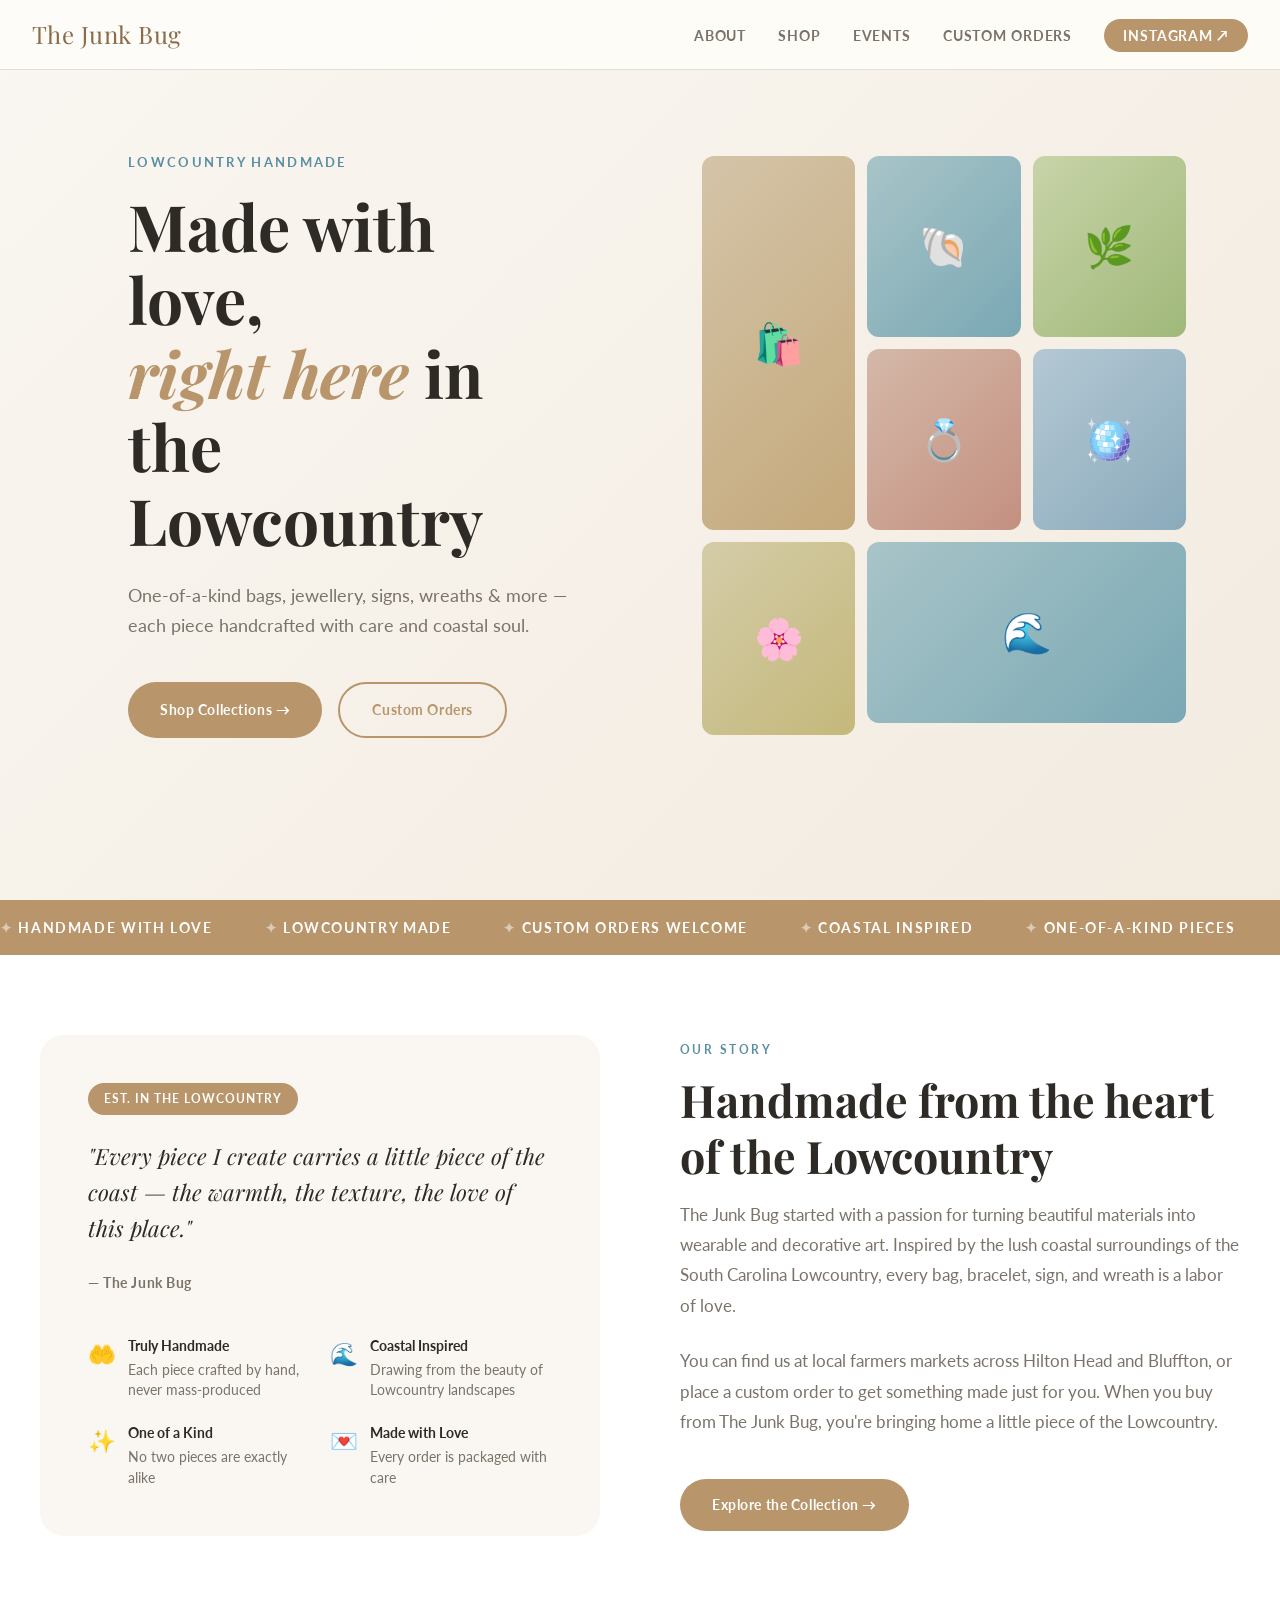
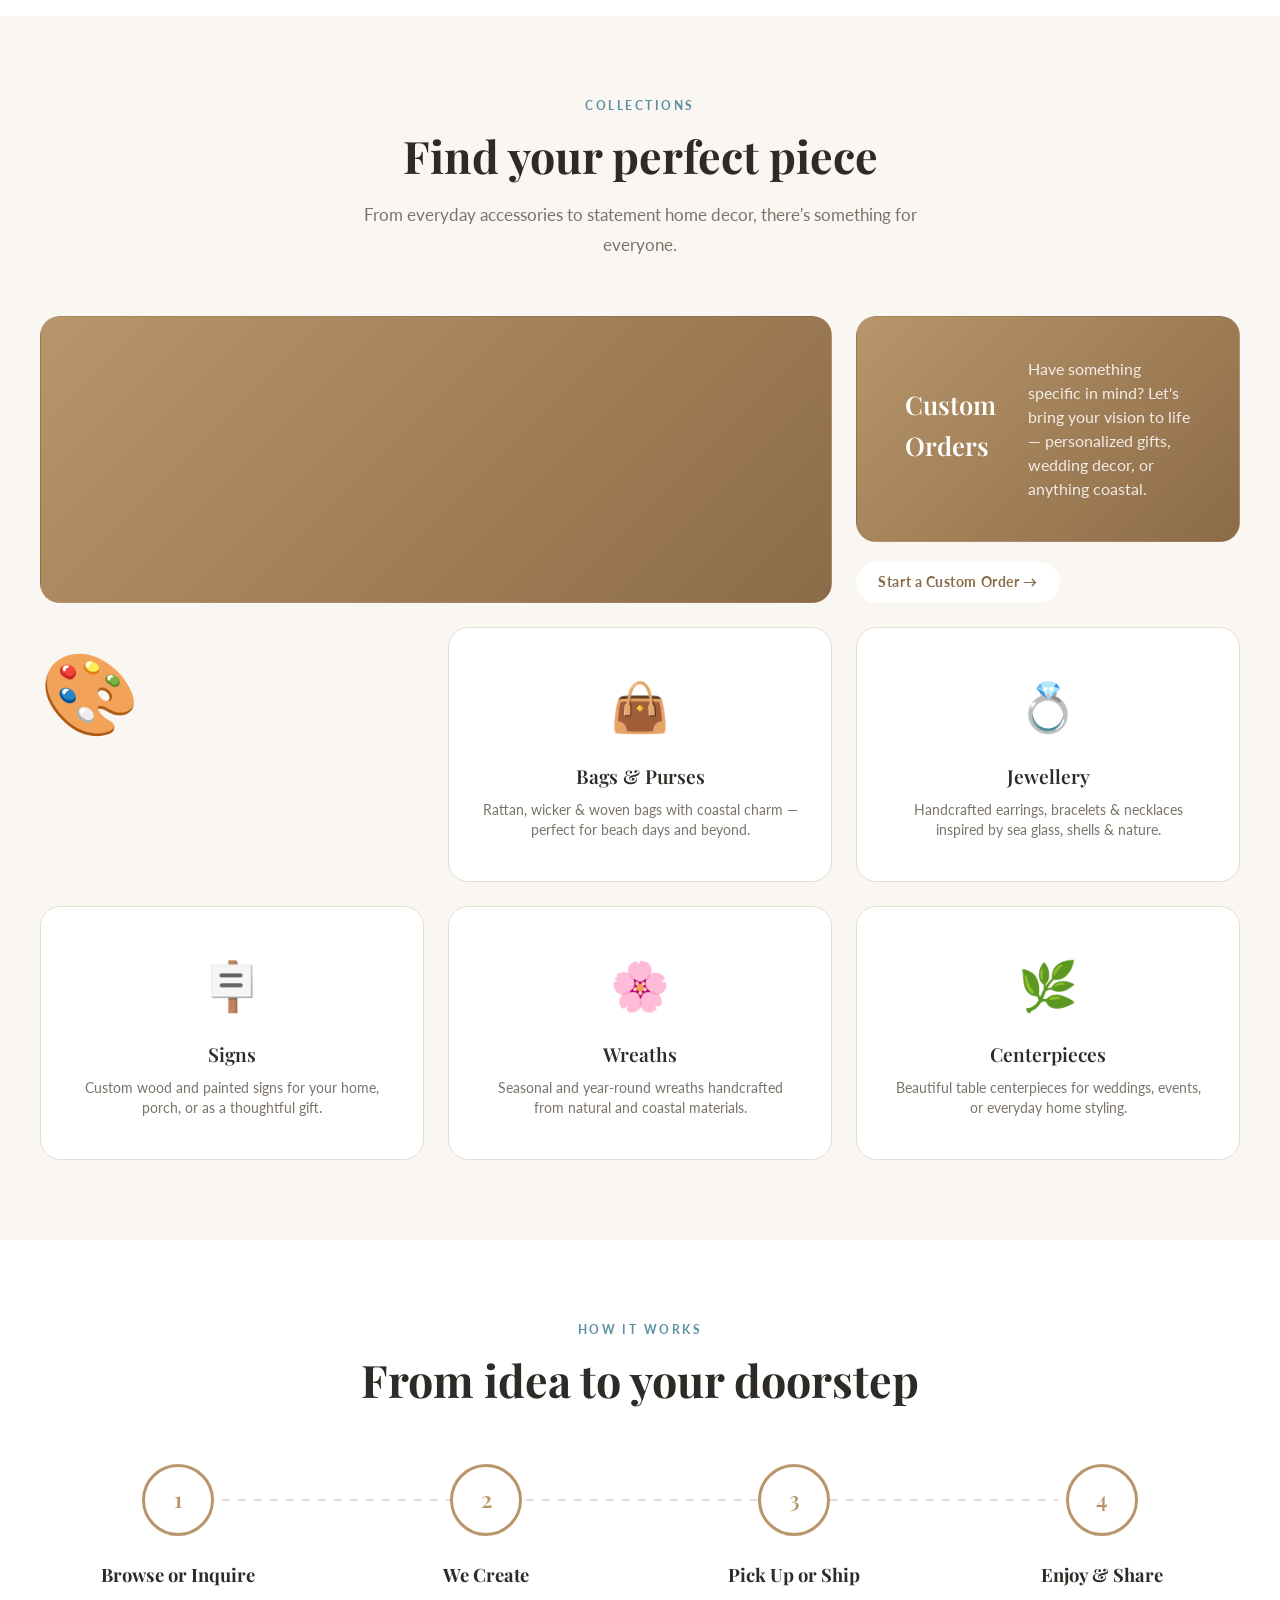
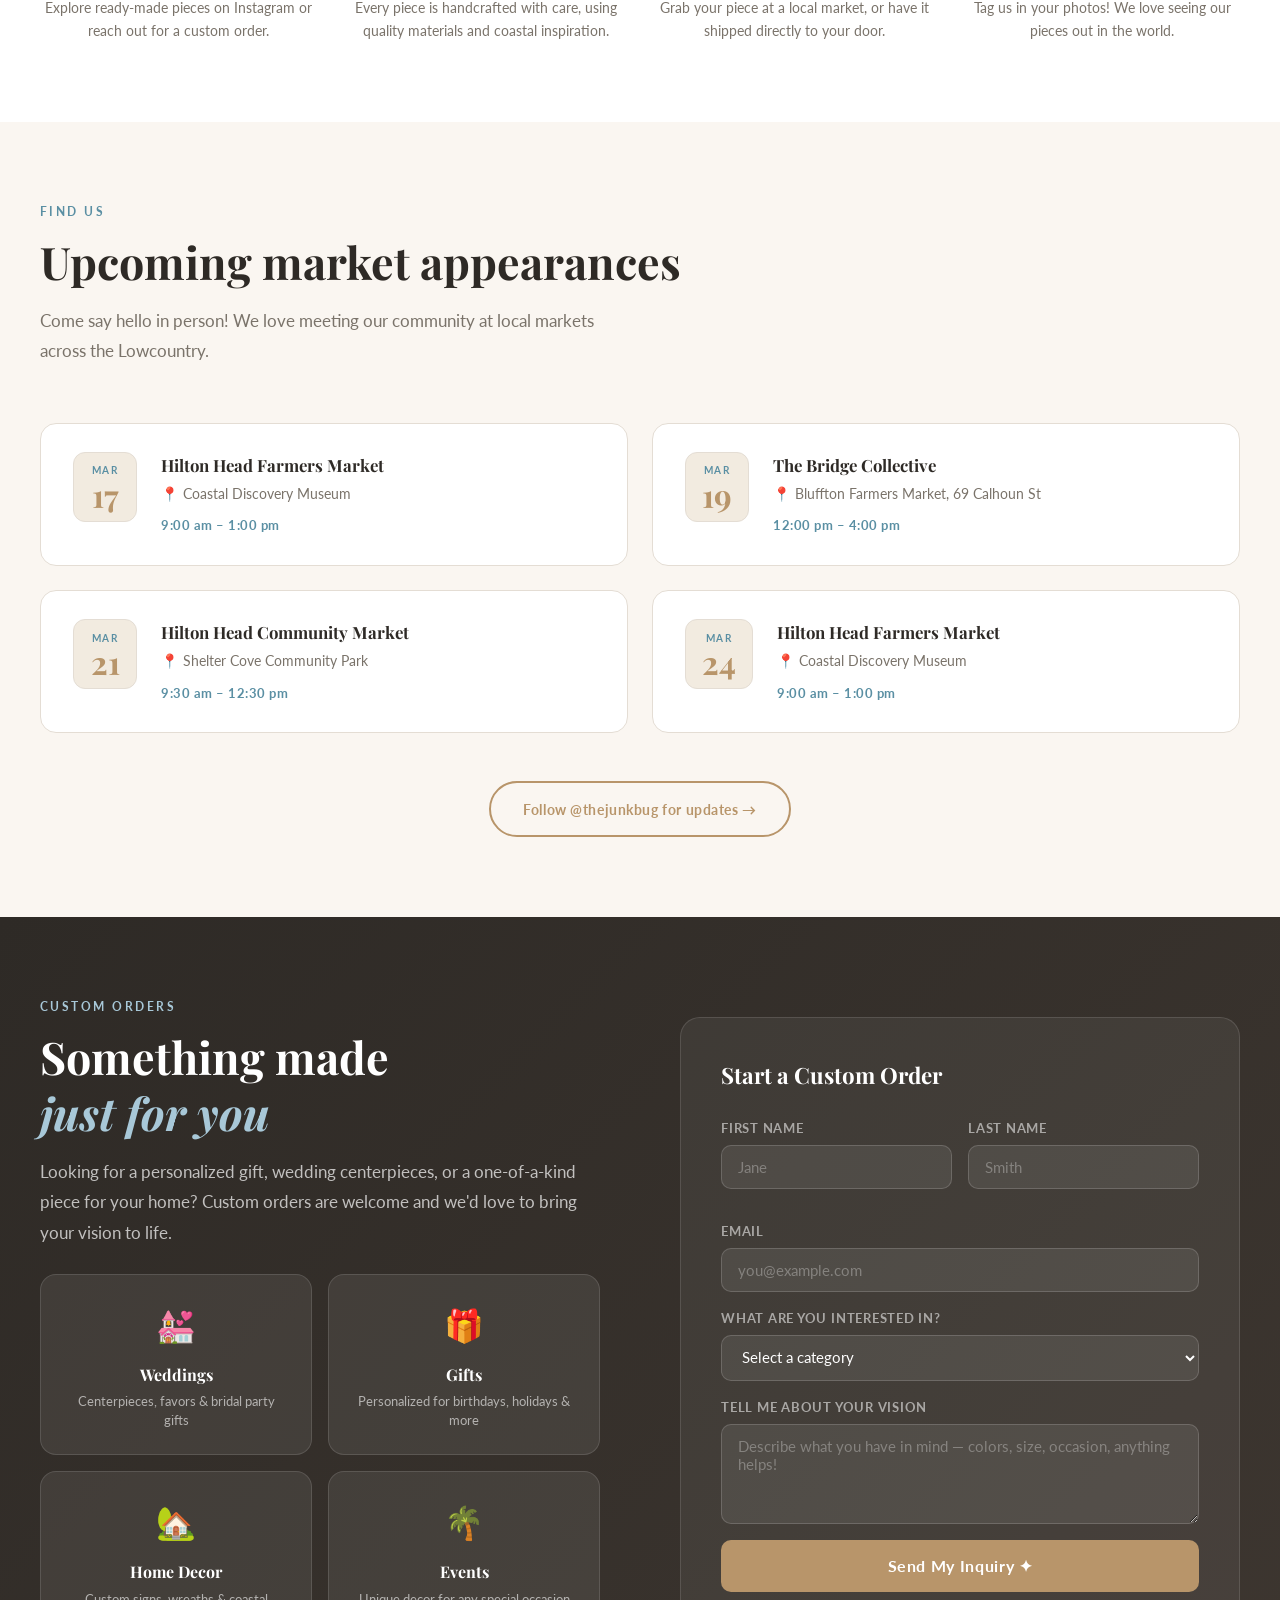
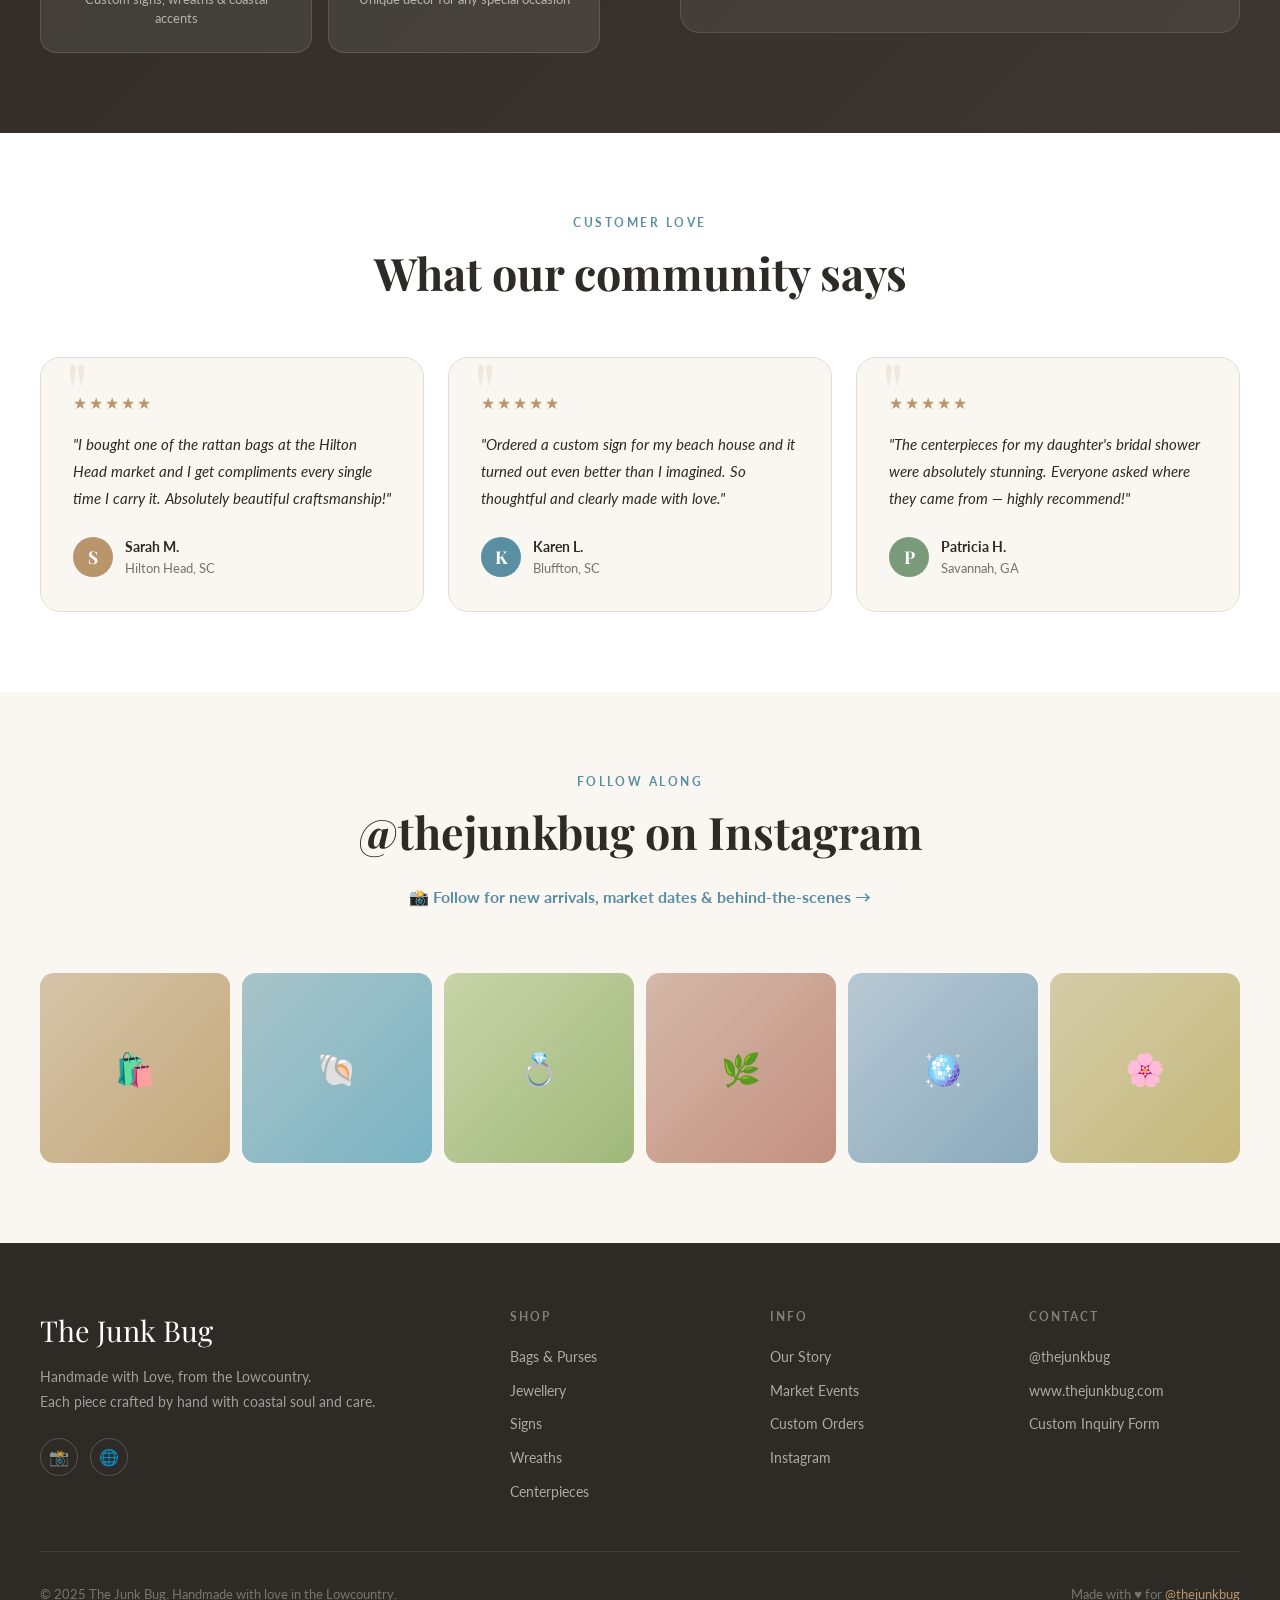
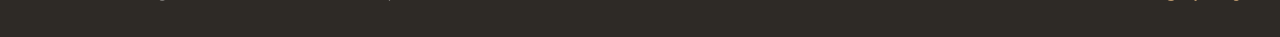
<file: index.html>
<!DOCTYPE html>
<html lang="en">
<head>
<meta charset="UTF-8">
<meta name="viewport" content="width=device-width, initial-scale=1.0">
<title>The Junk Bug — Handmade with Love, from the Lowcountry</title>
<link rel="preconnect" href="https://fonts.googleapis.com">
<link href="https://fonts.googleapis.com/css2?family=Playfair+Display:ital,wght@0,400;0,600;0,700;1,400&family=Lato:wght@300;400;700&display=swap" rel="stylesheet">
<style>
  :root {
    --sand:        #F2EBE0;
    --sand-light:  #FAF6F1;
    --driftwood:   #B8956A;
    --driftwood-dark: #8C6C48;
    --coastal-blue: #5A8FA3;
    --coastal-blue-light: #A8C8D8;
    --sage:        #7A9B7A;
    --sage-light:  #C8DCC8;
    --cream:       #FEFCF8;
    --charcoal:    #2E2A26;
    --warm-gray:   #7A736A;
    --light-border: #E4DDD4;
    --font-display: 'Playfair Display', serif;
    --font-body:    'Lato', sans-serif;
  }

  * { margin: 0; padding: 0; box-sizing: border-box; }
  html { scroll-behavior: smooth; }

  body {
    font-family: var(--font-body);
    background: var(--cream);
    color: var(--charcoal);
    line-height: 1.6;
  }

  /* ── NAV ─────────────────────────────────────────── */
  nav {
    position: fixed; top: 0; left: 0; right: 0; z-index: 100;
    background: rgba(254, 252, 248, 0.95);
    backdrop-filter: blur(8px);
    border-bottom: 1px solid var(--light-border);
    padding: 0 2rem;
    display: flex; align-items: center; justify-content: space-between;
    height: 70px;
  }

  .nav-logo {
    font-family: var(--font-display);
    font-size: 1.5rem;
    color: var(--driftwood-dark);
    text-decoration: none;
    letter-spacing: 0.02em;
  }

  .nav-links {
    display: flex; gap: 2rem; list-style: none;
  }

  .nav-links a {
    text-decoration: none;
    color: var(--warm-gray);
    font-size: 0.9rem;
    letter-spacing: 0.06em;
    text-transform: uppercase;
    font-weight: 700;
    transition: color 0.2s;
  }

  .nav-links a:hover { color: var(--driftwood); }

  .nav-cta {
    background: var(--driftwood);
    color: white !important;
    padding: 0.5rem 1.2rem;
    border-radius: 2rem;
    transition: background 0.2s !important;
  }

  .nav-cta:hover { background: var(--driftwood-dark) !important; color: white !important; }

  .nav-hamburger {
    display: none;
    flex-direction: column; gap: 5px; cursor: pointer; padding: 4px;
  }
  .nav-hamburger span {
    width: 24px; height: 2px; background: var(--charcoal); border-radius: 2px;
    transition: all 0.3s;
  }

  /* ── HERO ────────────────────────────────────────── */
  .hero {
    min-height: 100vh;
    display: grid;
    grid-template-columns: 1fr 1fr;
    padding-top: 70px;
    background: linear-gradient(135deg, var(--sand-light) 0%, var(--sand) 100%);
    overflow: hidden;
  }

  .hero-content {
    display: flex; flex-direction: column; justify-content: center;
    padding: 5rem 4rem 5rem 6rem;
  }

  .hero-eyebrow {
    font-size: 0.8rem;
    letter-spacing: 0.18em;
    text-transform: uppercase;
    color: var(--coastal-blue);
    font-weight: 700;
    margin-bottom: 1rem;
  }

  .hero-title {
    font-family: var(--font-display);
    font-size: clamp(2.8rem, 5vw, 4.2rem);
    line-height: 1.15;
    color: var(--charcoal);
    margin-bottom: 1.5rem;
  }

  .hero-title em {
    font-style: italic;
    color: var(--driftwood);
  }

  .hero-subtitle {
    font-size: 1.1rem;
    color: var(--warm-gray);
    max-width: 440px;
    margin-bottom: 2.5rem;
    line-height: 1.75;
  }

  .hero-actions {
    display: flex; gap: 1rem; flex-wrap: wrap;
  }

  .btn-primary {
    display: inline-flex; align-items: center; gap: 0.5rem;
    background: var(--driftwood);
    color: white;
    padding: 0.9rem 2rem;
    border-radius: 3rem;
    text-decoration: none;
    font-weight: 700;
    font-size: 0.9rem;
    letter-spacing: 0.04em;
    transition: background 0.2s, transform 0.2s;
  }
  .btn-primary:hover { background: var(--driftwood-dark); transform: translateY(-2px); }

  .btn-secondary {
    display: inline-flex; align-items: center; gap: 0.5rem;
    border: 2px solid var(--driftwood);
    color: var(--driftwood);
    padding: 0.9rem 2rem;
    border-radius: 3rem;
    text-decoration: none;
    font-weight: 700;
    font-size: 0.9rem;
    letter-spacing: 0.04em;
    transition: all 0.2s;
  }
  .btn-secondary:hover {
    background: var(--driftwood);
    color: white;
    transform: translateY(-2px);
  }

  .hero-visual {
    position: relative;
    overflow: hidden;
    display: flex; align-items: center; justify-content: center;
  }

  .hero-illustration {
    width: 100%; height: 100%;
    position: relative;
    display: flex; align-items: center; justify-content: center;
  }

  /* Decorative collage of product shapes */
  .hero-mosaic {
    display: grid;
    grid-template-columns: repeat(3, 1fr);
    grid-template-rows: repeat(3, 1fr);
    gap: 12px;
    width: 90%;
    height: 90%;
    padding: 3rem 2rem;
  }

  .mosaic-cell {
    border-radius: 12px;
    overflow: hidden;
    background: var(--sand);
    display: flex; align-items: center; justify-content: center;
    font-size: 2.5rem;
    transition: transform 0.3s;
  }
  .mosaic-cell:hover { transform: scale(1.03); }

  .mosaic-cell.tall  { grid-row: span 2; }
  .mosaic-cell.wide  { grid-column: span 2; }

  .mosaic-cell.c1 { background: linear-gradient(135deg, #D4C4A8, #C4A87A); }
  .mosaic-cell.c2 { background: linear-gradient(135deg, #A8C4C8, #7AA8B4); }
  .mosaic-cell.c3 { background: linear-gradient(135deg, #C8D4A8, #A0B87A); }
  .mosaic-cell.c4 { background: linear-gradient(135deg, #D4B8A8, #C49080); }
  .mosaic-cell.c5 { background: linear-gradient(135deg, #B4C8D4, #8AAABB); }
  .mosaic-cell.c6 { background: linear-gradient(135deg, #D4CCA8, #C4B87A); }

  /* ── MARQUEE ─────────────────────────────────────── */
  .marquee-wrap {
    background: var(--driftwood);
    color: white;
    padding: 0.9rem 0;
    overflow: hidden;
    white-space: nowrap;
  }

  .marquee-track {
    display: inline-block;
    animation: marquee 28s linear infinite;
  }

  .marquee-track span {
    font-size: 0.85rem;
    letter-spacing: 0.12em;
    text-transform: uppercase;
    font-weight: 700;
    margin-right: 3rem;
  }

  .marquee-track span::before {
    content: '✦ ';
    color: rgba(255,255,255,0.5);
  }

  @keyframes marquee {
    from { transform: translateX(0); }
    to   { transform: translateX(-50%); }
  }

  /* ── SECTIONS SHARED ─────────────────────────────── */
  section { padding: 5rem 2rem; }

  .section-eyebrow {
    font-size: 0.78rem;
    letter-spacing: 0.2em;
    text-transform: uppercase;
    color: var(--coastal-blue);
    font-weight: 700;
    margin-bottom: 0.75rem;
  }

  .section-title {
    font-family: var(--font-display);
    font-size: clamp(1.9rem, 3.5vw, 2.8rem);
    color: var(--charcoal);
    line-height: 1.25;
    margin-bottom: 1rem;
  }

  .section-lead {
    font-size: 1.05rem;
    color: var(--warm-gray);
    max-width: 560px;
    line-height: 1.8;
  }

  .section-header { margin-bottom: 3.5rem; }
  .section-header.center { text-align: center; }
  .section-header.center .section-lead { margin: 0 auto; }

  .container { max-width: 1200px; margin: 0 auto; }

  /* ── ABOUT ───────────────────────────────────────── */
  #about {
    background: white;
  }

  .about-grid {
    display: grid;
    grid-template-columns: 1fr 1fr;
    gap: 5rem;
    align-items: center;
  }

  .about-visual {
    position: relative;
  }

  .about-card {
    background: var(--sand-light);
    border-radius: 24px;
    padding: 3rem;
    position: relative;
  }

  .about-card::before {
    content: '';
    position: absolute;
    top: -12px; left: -12px; right: 12px; bottom: 12px;
    border-radius: 24px;
    background: var(--coastal-blue-light);
    z-index: -1;
  }

  .about-badge {
    display: inline-block;
    background: var(--driftwood);
    color: white;
    padding: 0.4rem 1rem;
    border-radius: 2rem;
    font-size: 0.78rem;
    font-weight: 700;
    letter-spacing: 0.08em;
    text-transform: uppercase;
    margin-bottom: 1.5rem;
  }

  .about-quote {
    font-family: var(--font-display);
    font-size: 1.4rem;
    font-style: italic;
    color: var(--charcoal);
    line-height: 1.6;
    margin-bottom: 1.5rem;
  }

  .about-sig {
    font-size: 0.9rem;
    color: var(--warm-gray);
    font-weight: 700;
    letter-spacing: 0.04em;
  }

  .about-features {
    display: grid;
    grid-template-columns: 1fr 1fr;
    gap: 1.25rem;
    margin-top: 2.5rem;
  }

  .about-feature {
    display: flex; gap: 0.75rem; align-items: flex-start;
  }

  .about-feature-icon {
    font-size: 1.4rem;
    flex-shrink: 0;
    margin-top: 2px;
  }

  .about-feature-text strong {
    display: block;
    font-size: 0.9rem;
    font-weight: 700;
    color: var(--charcoal);
    margin-bottom: 0.2rem;
  }

  .about-feature-text p {
    font-size: 0.85rem;
    color: var(--warm-gray);
    line-height: 1.5;
  }

  /* ── CATEGORIES ──────────────────────────────────── */
  #shop {
    background: var(--sand-light);
  }

  .categories-grid {
    display: grid;
    grid-template-columns: repeat(3, 1fr);
    gap: 1.5rem;
  }

  .category-card {
    background: white;
    border-radius: 20px;
    padding: 2.5rem 2rem;
    text-align: center;
    text-decoration: none;
    color: var(--charcoal);
    border: 1px solid var(--light-border);
    transition: transform 0.25s, box-shadow 0.25s, border-color 0.25s;
    position: relative;
    overflow: hidden;
  }

  .category-card::before {
    content: '';
    position: absolute;
    bottom: 0; left: 0; right: 0;
    height: 4px;
    background: var(--driftwood);
    transform: scaleX(0);
    transition: transform 0.25s;
  }

  .category-card:hover {
    transform: translateY(-6px);
    box-shadow: 0 16px 40px rgba(0,0,0,0.1);
    border-color: transparent;
  }

  .category-card:hover::before { transform: scaleX(1); }

  .category-emoji {
    font-size: 3rem;
    margin-bottom: 1rem;
    display: block;
  }

  .category-name {
    font-family: var(--font-display);
    font-size: 1.2rem;
    font-weight: 600;
    margin-bottom: 0.5rem;
    color: var(--charcoal);
  }

  .category-desc {
    font-size: 0.85rem;
    color: var(--warm-gray);
    line-height: 1.5;
  }

  .category-card.featured {
    background: linear-gradient(135deg, var(--driftwood) 0%, var(--driftwood-dark) 100%);
    color: white;
    border-color: transparent;
    grid-column: span 2;
    text-align: left;
    display: flex; align-items: center; gap: 2rem;
    padding: 2.5rem 3rem;
  }

  .category-card.featured .category-name,
  .category-card.featured .category-desc { color: white; }
  .category-card.featured .category-desc { opacity: 0.85; font-size: 1rem; max-width: 380px; }

  .category-card.featured::before { background: white; }

  .featured-content { flex: 1; }
  .featured-icon { font-size: 5rem; flex-shrink: 0; }

  .featured-cta {
    display: inline-flex; align-items: center; gap: 0.5rem;
    margin-top: 1.25rem;
    background: white;
    color: var(--driftwood-dark);
    padding: 0.6rem 1.4rem;
    border-radius: 2rem;
    font-size: 0.85rem;
    font-weight: 700;
    letter-spacing: 0.04em;
    text-decoration: none;
    transition: transform 0.2s;
  }
  .featured-cta:hover { transform: translateX(4px); }

  /* ── PROCESS ─────────────────────────────────────── */
  #process {
    background: white;
  }

  .process-steps {
    display: grid;
    grid-template-columns: repeat(4, 1fr);
    gap: 2rem;
    position: relative;
  }

  .process-steps::before {
    content: '';
    position: absolute;
    top: 2.2rem;
    left: calc(12.5% + 2rem);
    right: calc(12.5% + 2rem);
    height: 2px;
    background: repeating-linear-gradient(90deg, var(--light-border) 0, var(--light-border) 8px, transparent 8px, transparent 16px);
  }

  .process-step {
    text-align: center;
    position: relative;
  }

  .step-number {
    width: 4.5rem; height: 4.5rem;
    border-radius: 50%;
    background: var(--sand);
    border: 3px solid var(--driftwood);
    display: flex; align-items: center; justify-content: center;
    font-family: var(--font-display);
    font-size: 1.4rem;
    font-weight: 600;
    color: var(--driftwood);
    margin: 0 auto 1.5rem;
    position: relative;
    z-index: 1;
    background: white;
  }

  .step-title {
    font-family: var(--font-display);
    font-size: 1.15rem;
    color: var(--charcoal);
    margin-bottom: 0.5rem;
  }

  .step-desc {
    font-size: 0.88rem;
    color: var(--warm-gray);
    line-height: 1.6;
  }

  /* ── EVENTS ──────────────────────────────────────── */
  #events {
    background: var(--sand-light);
  }

  .events-grid {
    display: grid;
    grid-template-columns: 1fr 1fr;
    gap: 1.5rem;
  }

  .event-card {
    background: white;
    border-radius: 16px;
    padding: 1.75rem 2rem;
    display: flex; gap: 1.5rem; align-items: flex-start;
    border: 1px solid var(--light-border);
    transition: transform 0.2s, box-shadow 0.2s;
  }

  .event-card:hover {
    transform: translateY(-3px);
    box-shadow: 0 10px 30px rgba(0,0,0,0.07);
  }

  .event-date-badge {
    background: var(--sand);
    border-radius: 12px;
    padding: 0.6rem 1rem;
    text-align: center;
    flex-shrink: 0;
    min-width: 64px;
    border: 1px solid var(--light-border);
  }

  .event-month {
    font-size: 0.65rem;
    text-transform: uppercase;
    letter-spacing: 0.12em;
    color: var(--coastal-blue);
    font-weight: 700;
  }

  .event-day {
    font-family: var(--font-display);
    font-size: 2rem;
    font-weight: 700;
    color: var(--driftwood);
    line-height: 1;
  }

  .event-info h3 {
    font-family: var(--font-display);
    font-size: 1.05rem;
    color: var(--charcoal);
    margin-bottom: 0.25rem;
  }

  .event-location {
    font-size: 0.88rem;
    color: var(--warm-gray);
    margin-bottom: 0.4rem;
  }

  .event-time {
    display: inline-block;
    font-size: 0.8rem;
    color: var(--coastal-blue);
    font-weight: 700;
    letter-spacing: 0.04em;
  }

  .events-cta {
    text-align: center;
    margin-top: 3rem;
  }

  /* ── CUSTOM ORDERS ───────────────────────────────── */
  #custom {
    background: linear-gradient(135deg, var(--charcoal) 0%, #3D3630 100%);
    color: white;
  }

  #custom .section-eyebrow { color: var(--coastal-blue-light); }
  #custom .section-title   { color: white; }
  #custom .section-lead    { color: rgba(255,255,255,0.7); }

  .custom-grid {
    display: grid;
    grid-template-columns: 1fr 1fr;
    gap: 5rem;
    align-items: center;
  }

  .custom-cards {
    display: grid;
    grid-template-columns: 1fr 1fr;
    gap: 1rem;
  }

  .custom-option {
    background: rgba(255,255,255,0.08);
    border: 1px solid rgba(255,255,255,0.12);
    border-radius: 16px;
    padding: 1.5rem;
    text-align: center;
    transition: background 0.2s, transform 0.2s;
    cursor: pointer;
  }

  .custom-option:hover {
    background: rgba(255,255,255,0.14);
    transform: translateY(-3px);
  }

  .custom-option-icon { font-size: 2rem; margin-bottom: 0.75rem; }
  .custom-option h4   { font-family: var(--font-display); font-size: 1rem; color: white; margin-bottom: 0.3rem; }
  .custom-option p    { font-size: 0.82rem; color: rgba(255,255,255,0.6); line-height: 1.45; }

  .custom-form {
    background: rgba(255,255,255,0.06);
    border: 1px solid rgba(255,255,255,0.12);
    border-radius: 20px;
    padding: 2.5rem;
  }

  .custom-form h3 {
    font-family: var(--font-display);
    font-size: 1.4rem;
    color: white;
    margin-bottom: 1.5rem;
  }

  .form-row { display: grid; grid-template-columns: 1fr 1fr; gap: 1rem; margin-bottom: 1rem; }
  .form-group { display: flex; flex-direction: column; gap: 0.4rem; margin-bottom: 1rem; }

  .form-group label {
    font-size: 0.8rem;
    letter-spacing: 0.06em;
    text-transform: uppercase;
    color: rgba(255,255,255,0.55);
    font-weight: 700;
  }

  .form-group input,
  .form-group select,
  .form-group textarea {
    background: rgba(255,255,255,0.08);
    border: 1px solid rgba(255,255,255,0.16);
    border-radius: 10px;
    padding: 0.75rem 1rem;
    color: white;
    font-family: var(--font-body);
    font-size: 0.95rem;
    outline: none;
    transition: border-color 0.2s;
  }

  .form-group input::placeholder,
  .form-group textarea::placeholder { color: rgba(255,255,255,0.3); }

  .form-group input:focus,
  .form-group select:focus,
  .form-group textarea:focus {
    border-color: var(--driftwood);
    background: rgba(255,255,255,0.12);
  }

  .form-group select option { background: #2E2A26; color: white; }
  .form-group textarea { resize: vertical; min-height: 100px; }

  .btn-form {
    width: 100%;
    background: var(--driftwood);
    color: white;
    border: none;
    padding: 1rem;
    border-radius: 10px;
    font-family: var(--font-body);
    font-size: 1rem;
    font-weight: 700;
    letter-spacing: 0.04em;
    cursor: pointer;
    transition: background 0.2s, transform 0.2s;
  }
  .btn-form:hover { background: var(--driftwood-dark); transform: translateY(-2px); }

  /* ── TESTIMONIALS ────────────────────────────────── */
  #love {
    background: white;
  }

  .testimonials-grid {
    display: grid;
    grid-template-columns: repeat(3, 1fr);
    gap: 1.5rem;
  }

  .testimonial-card {
    background: var(--sand-light);
    border-radius: 20px;
    padding: 2rem;
    border: 1px solid var(--light-border);
    position: relative;
  }

  .testimonial-card::before {
    content: '"';
    font-family: var(--font-display);
    font-size: 5rem;
    color: var(--driftwood);
    opacity: 0.15;
    position: absolute;
    top: -0.5rem;
    left: 1.5rem;
    line-height: 1;
  }

  .testimonial-stars {
    color: var(--driftwood);
    font-size: 1rem;
    letter-spacing: 2px;
    margin-bottom: 1rem;
  }

  .testimonial-text {
    font-size: 0.95rem;
    color: var(--charcoal);
    line-height: 1.75;
    margin-bottom: 1.5rem;
    font-style: italic;
  }

  .testimonial-author {
    display: flex; align-items: center; gap: 0.75rem;
  }

  .author-avatar {
    width: 40px; height: 40px;
    border-radius: 50%;
    background: var(--coastal-blue-light);
    display: flex; align-items: center; justify-content: center;
    font-size: 1.1rem;
    font-weight: 700;
    color: white;
    font-family: var(--font-display);
  }

  .author-name { font-weight: 700; font-size: 0.9rem; color: var(--charcoal); }
  .author-loc  { font-size: 0.8rem; color: var(--warm-gray); }

  /* ── INSTAGRAM ───────────────────────────────────── */
  #instagram {
    background: var(--sand-light);
  }

  .instagram-handle {
    display: inline-flex; align-items: center; gap: 0.5rem;
    color: var(--coastal-blue);
    text-decoration: none;
    font-weight: 700;
    font-size: 1rem;
    margin-top: 0.5rem;
    margin-bottom: 0.5rem;
    transition: color 0.2s;
  }
  .instagram-handle:hover { color: var(--driftwood); }

  .instagram-grid {
    display: grid;
    grid-template-columns: repeat(6, 1fr);
    gap: 0.75rem;
    margin-top: 3rem;
  }

  .insta-tile {
    aspect-ratio: 1;
    border-radius: 14px;
    overflow: hidden;
    background: var(--sand);
    display: flex; align-items: center; justify-content: center;
    font-size: 2rem;
    transition: transform 0.25s, opacity 0.25s;
    cursor: pointer;
    position: relative;
  }

  .insta-tile:hover { transform: scale(1.05); }

  .insta-tile:nth-child(1)  { background: linear-gradient(135deg, #D4C4A8, #C4A87A); }
  .insta-tile:nth-child(2)  { background: linear-gradient(135deg, #A8C4C8, #7AB4C4); }
  .insta-tile:nth-child(3)  { background: linear-gradient(135deg, #C8D4A8, #A0B87A); }
  .insta-tile:nth-child(4)  { background: linear-gradient(135deg, #D4B8A8, #C49080); }
  .insta-tile:nth-child(5)  { background: linear-gradient(135deg, #B8C8D4, #8AAABB); }
  .insta-tile:nth-child(6)  { background: linear-gradient(135deg, #D4CCA8, #C4B87A); }

  .insta-overlay {
    position: absolute; inset: 0;
    background: rgba(0,0,0,0);
    display: flex; align-items: center; justify-content: center;
    transition: background 0.25s;
  }

  .insta-tile:hover .insta-overlay {
    background: rgba(0,0,0,0.3);
  }

  .insta-overlay-icon {
    color: white;
    font-size: 1.4rem;
    opacity: 0;
    transition: opacity 0.25s;
  }

  .insta-tile:hover .insta-overlay-icon { opacity: 1; }

  /* ── FOOTER ──────────────────────────────────────── */
  footer {
    background: var(--charcoal);
    color: rgba(255,255,255,0.7);
    padding: 4rem 2rem 2rem;
  }

  .footer-grid {
    display: grid;
    grid-template-columns: 2fr 1fr 1fr 1fr;
    gap: 3rem;
    max-width: 1200px;
    margin: 0 auto 3rem;
  }

  .footer-brand-name {
    font-family: var(--font-display);
    font-size: 1.8rem;
    color: white;
    margin-bottom: 0.75rem;
  }

  .footer-brand-tagline {
    font-size: 0.9rem;
    line-height: 1.7;
    margin-bottom: 1.5rem;
    color: rgba(255,255,255,0.55);
  }

  .footer-social {
    display: flex; gap: 0.75rem;
  }

  .footer-social-link {
    width: 38px; height: 38px;
    border-radius: 50%;
    border: 1px solid rgba(255,255,255,0.2);
    display: flex; align-items: center; justify-content: center;
    text-decoration: none;
    font-size: 1rem;
    transition: background 0.2s, border-color 0.2s;
    color: rgba(255,255,255,0.7);
  }
  .footer-social-link:hover {
    background: var(--driftwood);
    border-color: var(--driftwood);
  }

  .footer-col h4 {
    font-size: 0.78rem;
    letter-spacing: 0.16em;
    text-transform: uppercase;
    color: rgba(255,255,255,0.4);
    font-weight: 700;
    margin-bottom: 1rem;
  }

  .footer-col ul { list-style: none; display: flex; flex-direction: column; gap: 0.5rem; }

  .footer-col ul li a {
    text-decoration: none;
    color: rgba(255,255,255,0.6);
    font-size: 0.9rem;
    transition: color 0.2s;
  }
  .footer-col ul li a:hover { color: var(--driftwood); }

  .footer-bottom {
    max-width: 1200px;
    margin: 0 auto;
    padding-top: 2rem;
    border-top: 1px solid rgba(255,255,255,0.1);
    display: flex; justify-content: space-between; align-items: center;
    font-size: 0.82rem;
    color: rgba(255,255,255,0.35);
  }

  .footer-bottom a {
    color: var(--driftwood);
    text-decoration: none;
  }

  /* ── RESPONSIVE ──────────────────────────────────── */
  @media (max-width: 1024px) {
    .categories-grid { grid-template-columns: repeat(2, 1fr); }
    .category-card.featured { grid-column: span 2; }
    .instagram-grid { grid-template-columns: repeat(3, 1fr); }
    .footer-grid { grid-template-columns: 1fr 1fr; }
  }

  @media (max-width: 768px) {
    nav { padding: 0 1.25rem; }
    .nav-links { display: none; }
    .nav-hamburger { display: flex; }

    .hero { grid-template-columns: 1fr; }
    .hero-visual { display: none; }
    .hero-content { padding: 3rem 1.5rem 4rem; }

    .about-grid,
    .custom-grid { grid-template-columns: 1fr; gap: 3rem; }

    .categories-grid { grid-template-columns: 1fr; }
    .category-card.featured { grid-column: span 1; flex-direction: column; }

    .process-steps { grid-template-columns: 1fr 1fr; }
    .process-steps::before { display: none; }

    .events-grid,
    .testimonials-grid { grid-template-columns: 1fr; }

    .custom-cards { grid-template-columns: 1fr 1fr; }
    .form-row { grid-template-columns: 1fr; }

    .instagram-grid { grid-template-columns: repeat(3, 1fr); }

    .footer-grid { grid-template-columns: 1fr; gap: 2rem; }
    .footer-bottom { flex-direction: column; gap: 0.5rem; text-align: center; }

    section { padding: 3.5rem 1.25rem; }
  }

  @media (max-width: 480px) {
    .hero-actions { flex-direction: column; }
    .btn-primary, .btn-secondary { text-align: center; justify-content: center; }
    .categories-grid { grid-template-columns: 1fr; }
    .process-steps { grid-template-columns: 1fr; }
    .custom-cards { grid-template-columns: 1fr; }
    .instagram-grid { grid-template-columns: repeat(2, 1fr); }
  }
</style>
</head>
<body>

<!-- NAV -->
<nav>
  <a href="#" class="nav-logo">The Junk Bug</a>
  <ul class="nav-links">
    <li><a href="#about">About</a></li>
    <li><a href="#shop">Shop</a></li>
    <li><a href="#events">Events</a></li>
    <li><a href="#custom">Custom Orders</a></li>
    <li><a href="https://www.instagram.com/thejunkbug" target="_blank" rel="noopener" class="nav-cta">Instagram ↗</a></li>
  </ul>
  <div class="nav-hamburger" onclick="this.classList.toggle('open')" aria-label="Menu">
    <span></span><span></span><span></span>
  </div>
</nav>

<!-- HERO -->
<section class="hero" id="home">
  <div class="hero-content">
    <p class="hero-eyebrow">Lowcountry Handmade</p>
    <h1 class="hero-title">
      Made with love,<br>
      <em>right here</em> in<br>
      the Lowcountry
    </h1>
    <p class="hero-subtitle">
      One-of-a-kind bags, jewellery, signs, wreaths & more —
      each piece handcrafted with care and coastal soul.
    </p>
    <div class="hero-actions">
      <a href="#shop" class="btn-primary">Shop Collections →</a>
      <a href="#custom" class="btn-secondary">Custom Orders</a>
    </div>
  </div>
  <div class="hero-visual">
    <div class="hero-mosaic">
      <div class="mosaic-cell c1 tall">🛍️</div>
      <div class="mosaic-cell c2">🐚</div>
      <div class="mosaic-cell c3">🌿</div>
      <div class="mosaic-cell c4">💍</div>
      <div class="mosaic-cell c5">🪩</div>
      <div class="mosaic-cell c6 tall">🌸</div>
      <div class="mosaic-cell c2 wide">🌊</div>
    </div>
  </div>
</section>

<!-- MARQUEE -->
<div class="marquee-wrap" aria-hidden="true">
  <div class="marquee-track">
    <span>Handmade with Love</span>
    <span>Lowcountry Made</span>
    <span>Custom Orders Welcome</span>
    <span>Coastal Inspired</span>
    <span>One-of-a-Kind Pieces</span>
    <span>Farmers Market Fresh</span>
    <span>Handmade with Love</span>
    <span>Lowcountry Made</span>
    <span>Custom Orders Welcome</span>
    <span>Coastal Inspired</span>
    <span>One-of-a-Kind Pieces</span>
    <span>Farmers Market Fresh</span>
  </div>
</div>

<!-- ABOUT -->
<section id="about">
  <div class="container">
    <div class="about-grid">
      <div class="about-visual">
        <div class="about-card">
          <span class="about-badge">Est. in the Lowcountry</span>
          <p class="about-quote">
            "Every piece I create carries a little piece of the coast —
            the warmth, the texture, the love of this place."
          </p>
          <p class="about-sig">— The Junk Bug</p>

          <div class="about-features">
            <div class="about-feature">
              <span class="about-feature-icon">🤲</span>
              <div class="about-feature-text">
                <strong>Truly Handmade</strong>
                <p>Each piece crafted by hand, never mass-produced</p>
              </div>
            </div>
            <div class="about-feature">
              <span class="about-feature-icon">🌊</span>
              <div class="about-feature-text">
                <strong>Coastal Inspired</strong>
                <p>Drawing from the beauty of Lowcountry landscapes</p>
              </div>
            </div>
            <div class="about-feature">
              <span class="about-feature-icon">✨</span>
              <div class="about-feature-text">
                <strong>One of a Kind</strong>
                <p>No two pieces are exactly alike</p>
              </div>
            </div>
            <div class="about-feature">
              <span class="about-feature-icon">💌</span>
              <div class="about-feature-text">
                <strong>Made with Love</strong>
                <p>Every order is packaged with care</p>
              </div>
            </div>
          </div>
        </div>
      </div>

      <div>
        <p class="section-eyebrow">Our Story</p>
        <h2 class="section-title">Handmade from the heart of the Lowcountry</h2>
        <p class="section-lead">
          The Junk Bug started with a passion for turning beautiful materials
          into wearable and decorative art. Inspired by the lush coastal surroundings
          of the South Carolina Lowcountry, every bag, bracelet, sign, and wreath
          is a labor of love.
        </p>
        <br>
        <p class="section-lead">
          You can find us at local farmers markets across Hilton Head and Bluffton,
          or place a custom order to get something made just for you.
          When you buy from The Junk Bug, you're bringing home a little piece of
          the Lowcountry.
        </p>
        <br>
        <a href="#shop" class="btn-primary" style="display:inline-flex; margin-top:1rem;">
          Explore the Collection →
        </a>
      </div>
    </div>
  </div>
</section>

<!-- SHOP / CATEGORIES -->
<section id="shop">
  <div class="container">
    <div class="section-header center">
      <p class="section-eyebrow">Collections</p>
      <h2 class="section-title">Find your perfect piece</h2>
      <p class="section-lead">From everyday accessories to statement home decor, there's something for everyone.</p>
    </div>

    <div class="categories-grid">
      <a href="https://www.instagram.com/thejunkbug" target="_blank" rel="noopener" class="category-card featured">
        <div class="featured-content">
          <div class="category-name" style="font-size:1.6rem;">Custom Orders</div>
          <div class="category-desc">
            Have something specific in mind? Let's bring your vision to life —
            personalized gifts, wedding decor, or anything coastal.
          </div>
          <a href="#custom" class="featured-cta" onclick="event.stopPropagation()">Start a Custom Order →</a>
        </div>
        <div class="featured-icon">🎨</div>
      </a>

      <a href="https://www.instagram.com/thejunkbug" target="_blank" rel="noopener" class="category-card">
        <span class="category-emoji">👜</span>
        <div class="category-name">Bags & Purses</div>
        <p class="category-desc">Rattan, wicker & woven bags with coastal charm — perfect for beach days and beyond.</p>
      </a>

      <a href="https://www.instagram.com/thejunkbug" target="_blank" rel="noopener" class="category-card">
        <span class="category-emoji">💍</span>
        <div class="category-name">Jewellery</div>
        <p class="category-desc">Handcrafted earrings, bracelets & necklaces inspired by sea glass, shells & nature.</p>
      </a>

      <a href="https://www.instagram.com/thejunkbug" target="_blank" rel="noopener" class="category-card">
        <span class="category-emoji">🪧</span>
        <div class="category-name">Signs</div>
        <p class="category-desc">Custom wood and painted signs for your home, porch, or as a thoughtful gift.</p>
      </a>

      <a href="https://www.instagram.com/thejunkbug" target="_blank" rel="noopener" class="category-card">
        <span class="category-emoji">🌸</span>
        <div class="category-name">Wreaths</div>
        <p class="category-desc">Seasonal and year-round wreaths handcrafted from natural and coastal materials.</p>
      </a>

      <a href="https://www.instagram.com/thejunkbug" target="_blank" rel="noopener" class="category-card">
        <span class="category-emoji">🌿</span>
        <div class="category-name">Centerpieces</div>
        <p class="category-desc">Beautiful table centerpieces for weddings, events, or everyday home styling.</p>
      </a>
    </div>
  </div>
</section>

<!-- PROCESS -->
<section id="process">
  <div class="container">
    <div class="section-header center">
      <p class="section-eyebrow">How It Works</p>
      <h2 class="section-title">From idea to your doorstep</h2>
    </div>

    <div class="process-steps">
      <div class="process-step">
        <div class="step-number">1</div>
        <h3 class="step-title">Browse or Inquire</h3>
        <p class="step-desc">
          Explore ready-made pieces on Instagram or reach out for a custom order.
        </p>
      </div>
      <div class="process-step">
        <div class="step-number">2</div>
        <h3 class="step-title">We Create</h3>
        <p class="step-desc">
          Every piece is handcrafted with care, using quality materials and coastal inspiration.
        </p>
      </div>
      <div class="process-step">
        <div class="step-number">3</div>
        <h3 class="step-title">Pick Up or Ship</h3>
        <p class="step-desc">
          Grab your piece at a local market, or have it shipped directly to your door.
        </p>
      </div>
      <div class="process-step">
        <div class="step-number">4</div>
        <h3 class="step-title">Enjoy &amp; Share</h3>
        <p class="step-desc">
          Tag us in your photos! We love seeing our pieces out in the world.
        </p>
      </div>
    </div>
  </div>
</section>

<!-- EVENTS -->
<section id="events">
  <div class="container">
    <div class="section-header">
      <p class="section-eyebrow">Find Us</p>
      <h2 class="section-title">Upcoming market appearances</h2>
      <p class="section-lead">Come say hello in person! We love meeting our community at local markets across the Lowcountry.</p>
    </div>

    <div class="events-grid">
      <div class="event-card">
        <div class="event-date-badge">
          <div class="event-month">Mar</div>
          <div class="event-day">17</div>
        </div>
        <div class="event-info">
          <h3>Hilton Head Farmers Market</h3>
          <p class="event-location">📍 Coastal Discovery Museum</p>
          <span class="event-time">9:00 am – 1:00 pm</span>
        </div>
      </div>

      <div class="event-card">
        <div class="event-date-badge">
          <div class="event-month">Mar</div>
          <div class="event-day">19</div>
        </div>
        <div class="event-info">
          <h3>The Bridge Collective</h3>
          <p class="event-location">📍 Bluffton Farmers Market, 69 Calhoun St</p>
          <span class="event-time">12:00 pm – 4:00 pm</span>
        </div>
      </div>

      <div class="event-card">
        <div class="event-date-badge">
          <div class="event-month">Mar</div>
          <div class="event-day">21</div>
        </div>
        <div class="event-info">
          <h3>Hilton Head Community Market</h3>
          <p class="event-location">📍 Shelter Cove Community Park</p>
          <span class="event-time">9:30 am – 12:30 pm</span>
        </div>
      </div>

      <div class="event-card">
        <div class="event-date-badge">
          <div class="event-month">Mar</div>
          <div class="event-day">24</div>
        </div>
        <div class="event-info">
          <h3>Hilton Head Farmers Market</h3>
          <p class="event-location">📍 Coastal Discovery Museum</p>
          <span class="event-time">9:00 am – 1:00 pm</span>
        </div>
      </div>
    </div>

    <div class="events-cta">
      <a href="https://www.instagram.com/thejunkbug" target="_blank" rel="noopener" class="btn-secondary">
        Follow @thejunkbug for updates →
      </a>
    </div>
  </div>
</section>

<!-- CUSTOM ORDERS -->
<section id="custom">
  <div class="container">
    <div class="custom-grid">
      <div>
        <p class="section-eyebrow">Custom Orders</p>
        <h2 class="section-title">Something made<br><em style="font-style:italic; color:var(--coastal-blue-light);">just for you</em></h2>
        <p class="section-lead">
          Looking for a personalized gift, wedding centerpieces, or a one-of-a-kind
          piece for your home? Custom orders are welcome and we'd love to bring your
          vision to life.
        </p>

        <br>

        <div class="custom-cards">
          <div class="custom-option">
            <div class="custom-option-icon">💒</div>
            <h4>Weddings</h4>
            <p>Centerpieces, favors & bridal party gifts</p>
          </div>
          <div class="custom-option">
            <div class="custom-option-icon">🎁</div>
            <h4>Gifts</h4>
            <p>Personalized for birthdays, holidays & more</p>
          </div>
          <div class="custom-option">
            <div class="custom-option-icon">🏡</div>
            <h4>Home Decor</h4>
            <p>Custom signs, wreaths & coastal accents</p>
          </div>
          <div class="custom-option">
            <div class="custom-option-icon">🌴</div>
            <h4>Events</h4>
            <p>Unique decor for any special occasion</p>
          </div>
        </div>
      </div>

      <div class="custom-form">
        <h3>Start a Custom Order</h3>
        <div class="form-row">
          <div class="form-group">
            <label>First Name</label>
            <input type="text" placeholder="Jane">
          </div>
          <div class="form-group">
            <label>Last Name</label>
            <input type="text" placeholder="Smith">
          </div>
        </div>
        <div class="form-group">
          <label>Email</label>
          <input type="email" placeholder="you@example.com">
        </div>
        <div class="form-group">
          <label>What are you interested in?</label>
          <select>
            <option value="" disabled selected>Select a category</option>
            <option>Bags & Purses</option>
            <option>Jewellery</option>
            <option>Signs</option>
            <option>Wreaths</option>
            <option>Centerpieces</option>
            <option>Wedding / Event Decor</option>
            <option>Something else</option>
          </select>
        </div>
        <div class="form-group">
          <label>Tell me about your vision</label>
          <textarea placeholder="Describe what you have in mind — colors, size, occasion, anything helps!"></textarea>
        </div>
        <button type="button" class="btn-form">Send My Inquiry ✦</button>
      </div>
    </div>
  </div>
</section>

<!-- TESTIMONIALS -->
<section id="love">
  <div class="container">
    <div class="section-header center">
      <p class="section-eyebrow">Customer Love</p>
      <h2 class="section-title">What our community says</h2>
    </div>

    <div class="testimonials-grid">
      <div class="testimonial-card">
        <div class="testimonial-stars">★★★★★</div>
        <p class="testimonial-text">
          "I bought one of the rattan bags at the Hilton Head market and I get
          compliments every single time I carry it. Absolutely beautiful craftsmanship!"
        </p>
        <div class="testimonial-author">
          <div class="author-avatar" style="background:var(--driftwood);">S</div>
          <div>
            <div class="author-name">Sarah M.</div>
            <div class="author-loc">Hilton Head, SC</div>
          </div>
        </div>
      </div>

      <div class="testimonial-card">
        <div class="testimonial-stars">★★★★★</div>
        <p class="testimonial-text">
          "Ordered a custom sign for my beach house and it turned out even better
          than I imagined. So thoughtful and clearly made with love."
        </p>
        <div class="testimonial-author">
          <div class="author-avatar" style="background:var(--coastal-blue);">K</div>
          <div>
            <div class="author-name">Karen L.</div>
            <div class="author-loc">Bluffton, SC</div>
          </div>
        </div>
      </div>

      <div class="testimonial-card">
        <div class="testimonial-stars">★★★★★</div>
        <p class="testimonial-text">
          "The centerpieces for my daughter's bridal shower were absolutely stunning.
          Everyone asked where they came from — highly recommend!"
        </p>
        <div class="testimonial-author">
          <div class="author-avatar" style="background:var(--sage);">P</div>
          <div>
            <div class="author-name">Patricia H.</div>
            <div class="author-loc">Savannah, GA</div>
          </div>
        </div>
      </div>
    </div>
  </div>
</section>

<!-- INSTAGRAM -->
<section id="instagram">
  <div class="container">
    <div class="section-header center">
      <p class="section-eyebrow">Follow Along</p>
      <h2 class="section-title">@thejunkbug on Instagram</h2>
      <a href="https://www.instagram.com/thejunkbug" target="_blank" rel="noopener" class="instagram-handle">
        📸 Follow for new arrivals, market dates & behind-the-scenes →
      </a>
    </div>

    <div class="instagram-grid">
      <div class="insta-tile">
        🛍️
        <div class="insta-overlay"><span class="insta-overlay-icon">↗</span></div>
      </div>
      <div class="insta-tile">
        🐚
        <div class="insta-overlay"><span class="insta-overlay-icon">↗</span></div>
      </div>
      <div class="insta-tile">
        💍
        <div class="insta-overlay"><span class="insta-overlay-icon">↗</span></div>
      </div>
      <div class="insta-tile">
        🌿
        <div class="insta-overlay"><span class="insta-overlay-icon">↗</span></div>
      </div>
      <div class="insta-tile">
        🪩
        <div class="insta-overlay"><span class="insta-overlay-icon">↗</span></div>
      </div>
      <div class="insta-tile">
        🌸
        <div class="insta-overlay"><span class="insta-overlay-icon">↗</span></div>
      </div>
    </div>
  </div>
</section>

<!-- FOOTER -->
<footer>
  <div class="footer-grid">
    <div>
      <div class="footer-brand-name">The Junk Bug</div>
      <p class="footer-brand-tagline">
        Handmade with Love, from the Lowcountry.<br>
        Each piece crafted by hand with coastal soul and care.
      </p>
      <div class="footer-social">
        <a href="https://www.instagram.com/thejunkbug" target="_blank" rel="noopener" class="footer-social-link" aria-label="Instagram">📸</a>
        <a href="https://www.thejunkbug.com" target="_blank" rel="noopener" class="footer-social-link" aria-label="Website">🌐</a>
      </div>
    </div>

    <div class="footer-col">
      <h4>Shop</h4>
      <ul>
        <li><a href="#shop">Bags & Purses</a></li>
        <li><a href="#shop">Jewellery</a></li>
        <li><a href="#shop">Signs</a></li>
        <li><a href="#shop">Wreaths</a></li>
        <li><a href="#shop">Centerpieces</a></li>
      </ul>
    </div>

    <div class="footer-col">
      <h4>Info</h4>
      <ul>
        <li><a href="#about">Our Story</a></li>
        <li><a href="#events">Market Events</a></li>
        <li><a href="#custom">Custom Orders</a></li>
        <li><a href="#instagram">Instagram</a></li>
      </ul>
    </div>

    <div class="footer-col">
      <h4>Contact</h4>
      <ul>
        <li><a href="https://www.instagram.com/thejunkbug" target="_blank" rel="noopener">@thejunkbug</a></li>
        <li><a href="https://www.thejunkbug.com" target="_blank" rel="noopener">www.thejunkbug.com</a></li>
        <li><a href="#custom">Custom Inquiry Form</a></li>
      </ul>
    </div>
  </div>

  <div class="footer-bottom">
    <span>© 2025 The Junk Bug. Handmade with love in the Lowcountry.</span>
    <span>Made with ♥ for <a href="https://www.instagram.com/thejunkbug" target="_blank" rel="noopener">@thejunkbug</a></span>
  </div>
</footer>

</body>
</html>
</file>
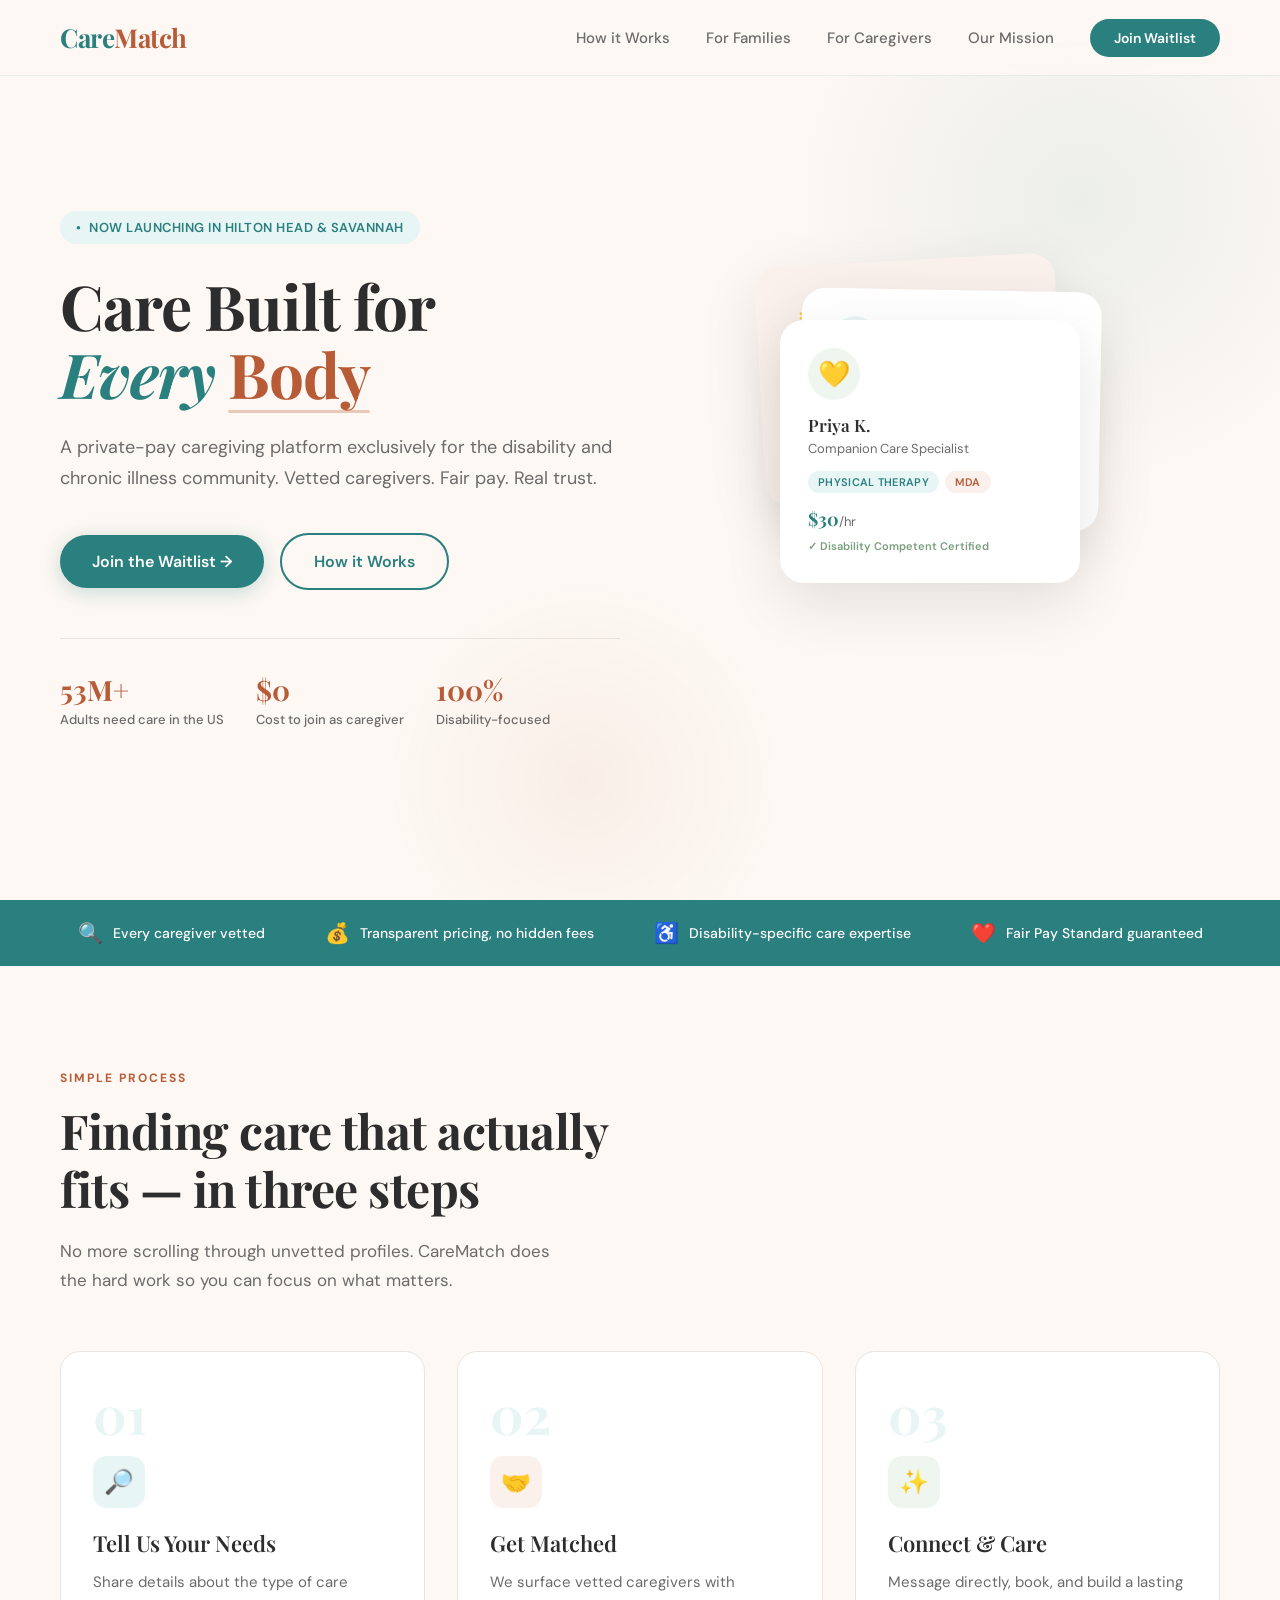
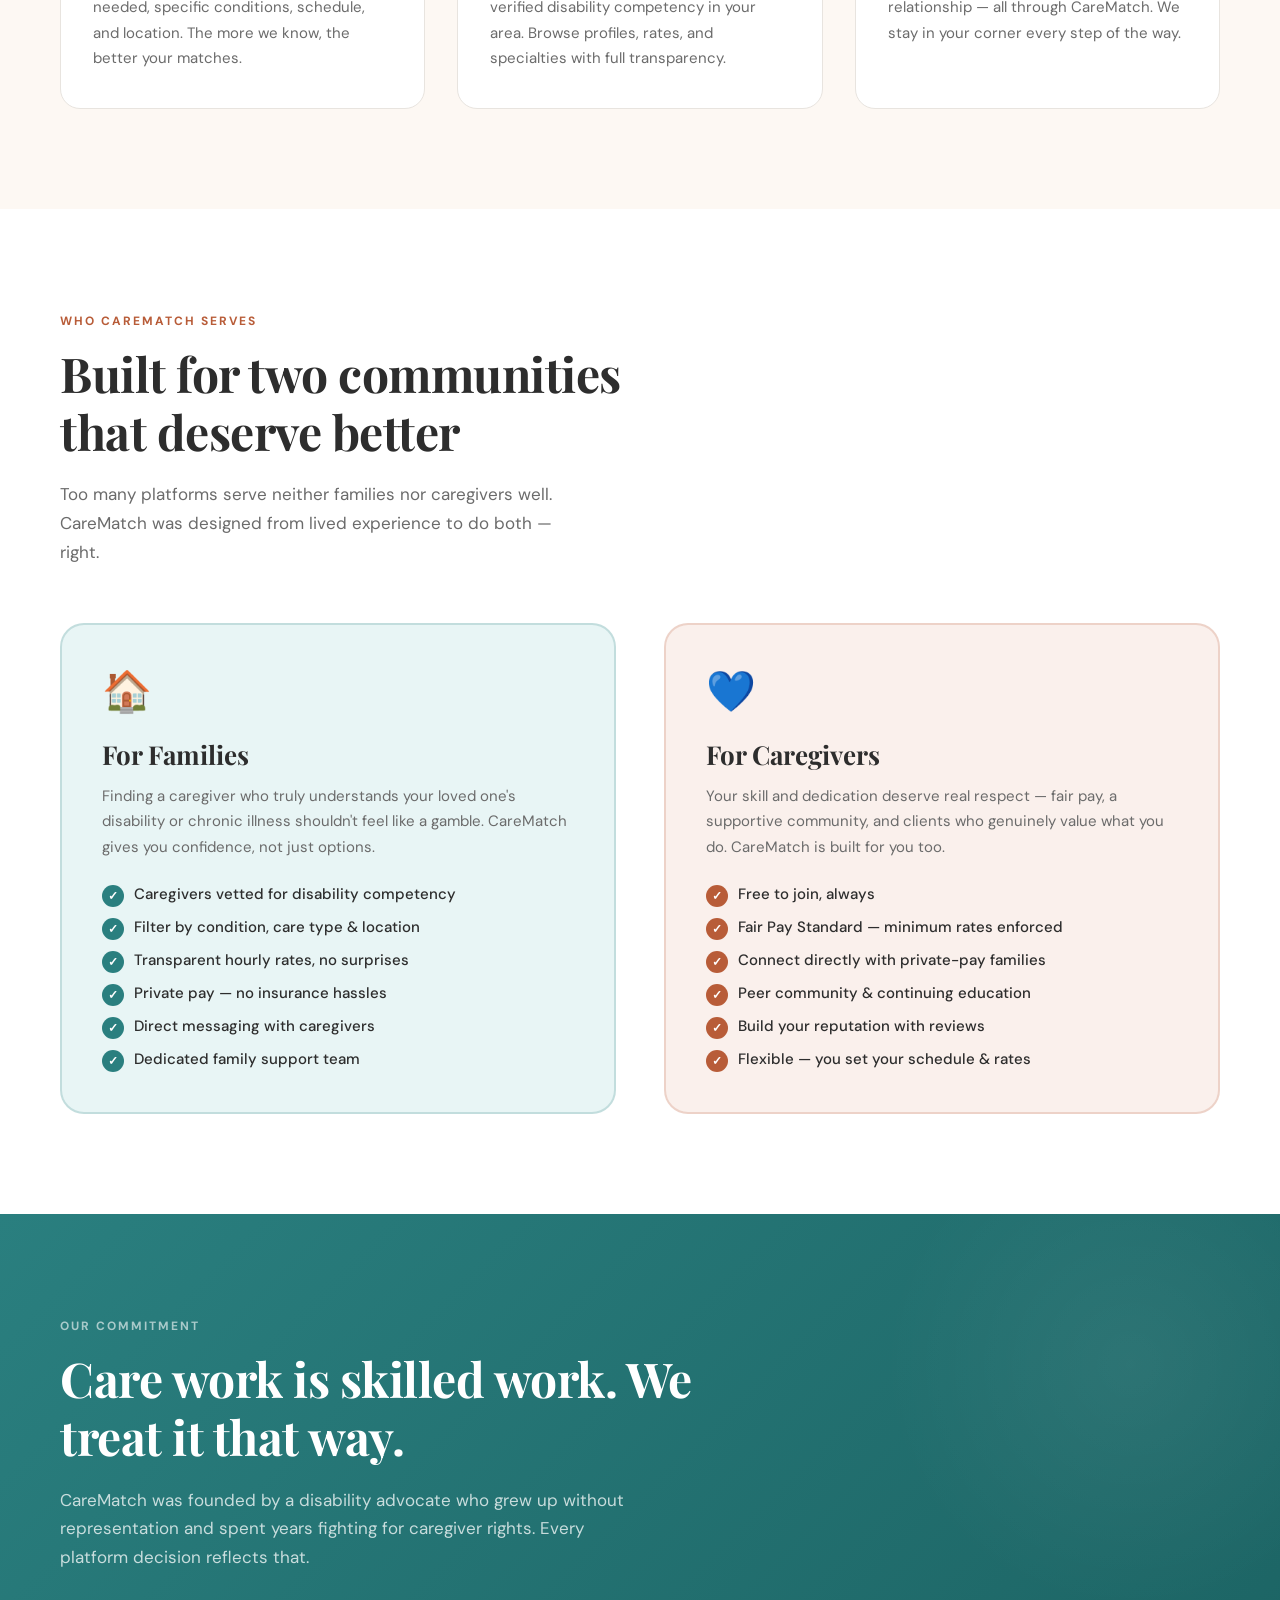
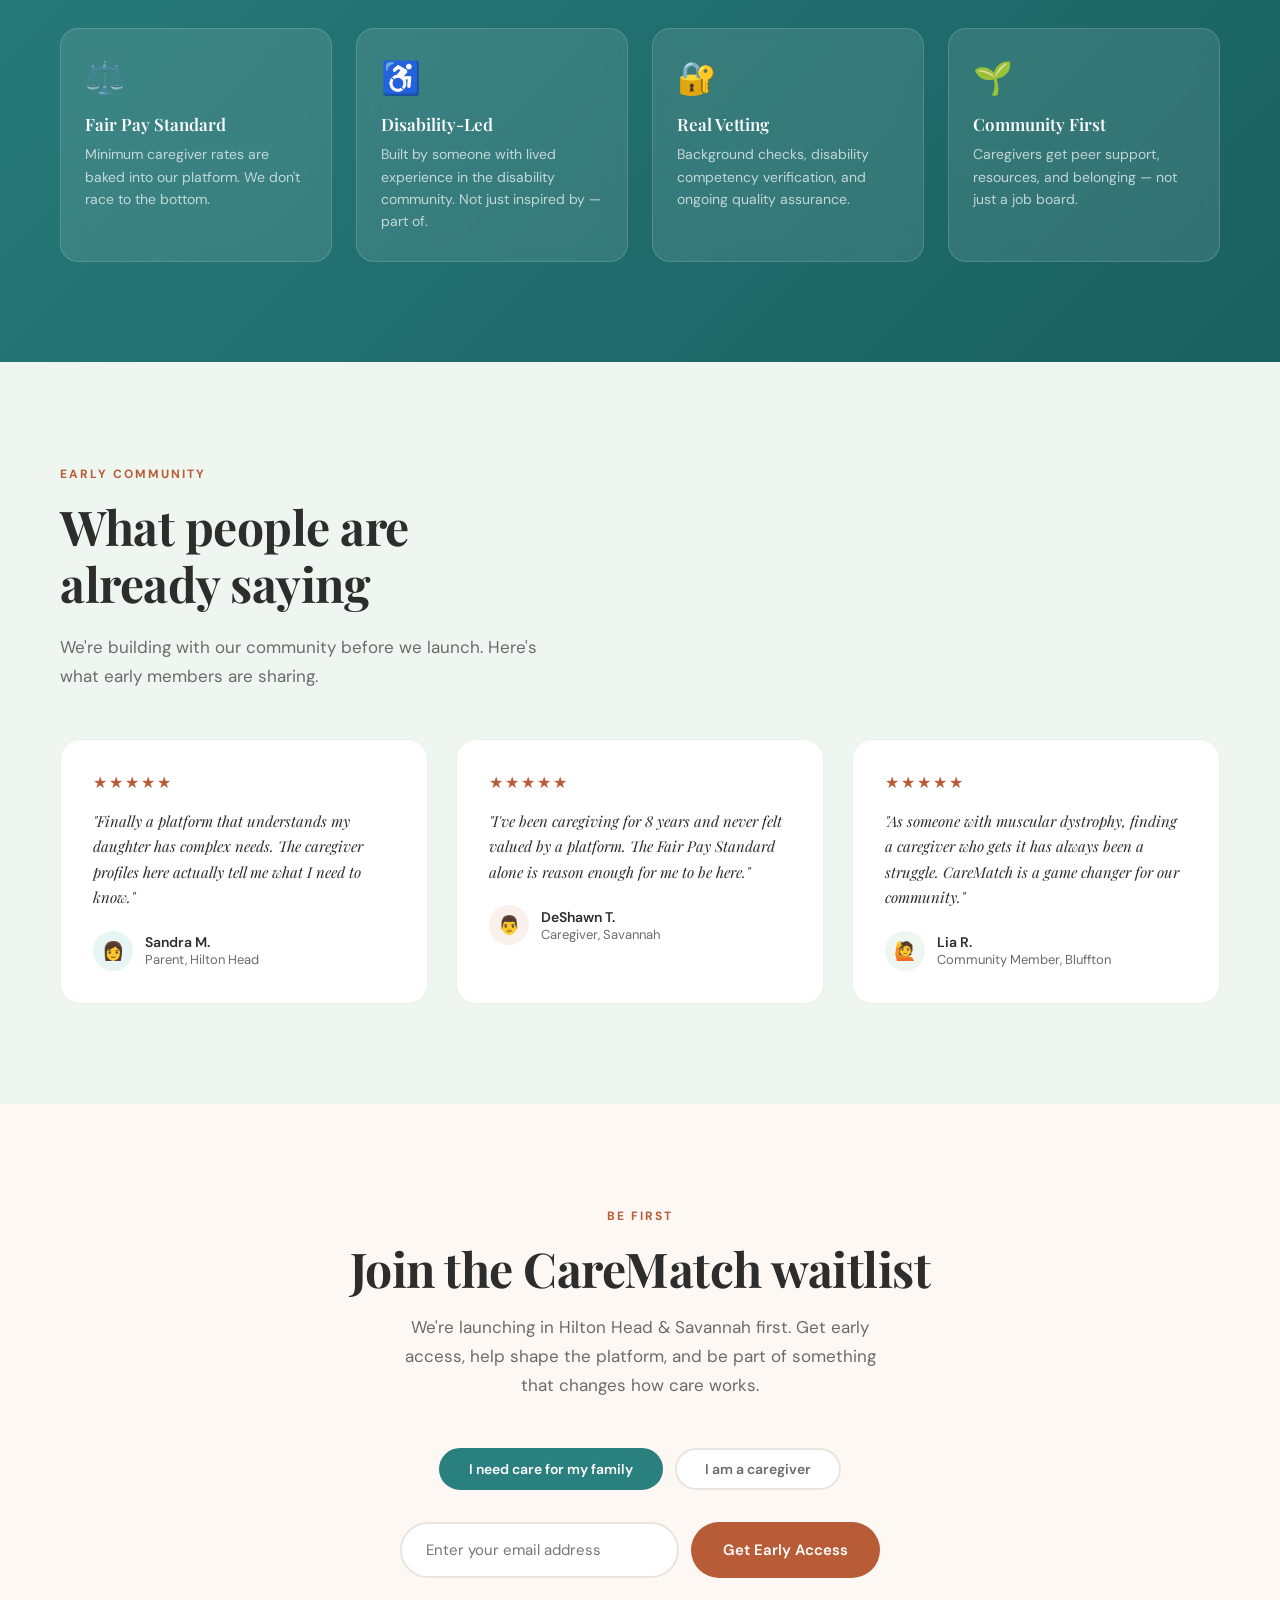
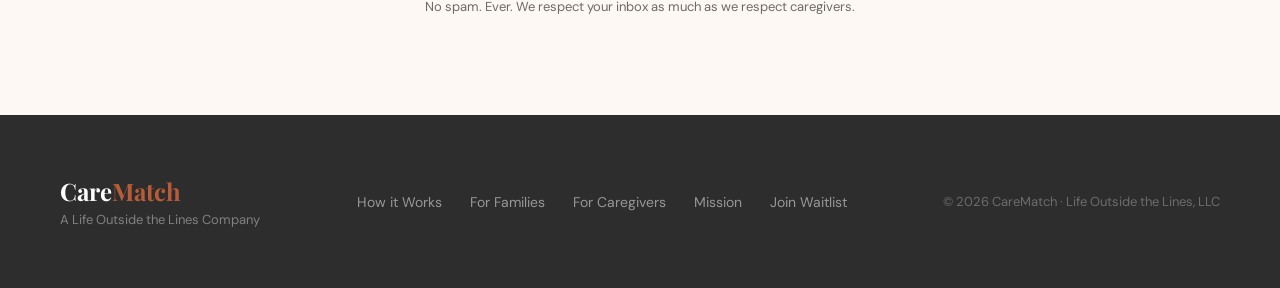
<file: carematch.html>
<!DOCTYPE html>
<html lang="en">
<head>
<meta charset="UTF-8">
<meta name="viewport" content="width=device-width, initial-scale=1.0">
<title>CareMatch — Care Built for Every Body</title>
<link rel="preconnect" href="https://fonts.googleapis.com">
<link href="https://fonts.googleapis.com/css2?family=Playfair+Display:wght@400;600;700&family=DM+Sans:wght@300;400;500;600&display=swap" rel="stylesheet">
<style>
  :root {
    --teal: #2A7F7F;
    --teal-light: #3A9999;
    --teal-pale: #E8F5F5;
    --rust: #B85C38;
    --rust-pale: #FAF0EC;
    --sage: #7A9E7E;
    --sage-pale: #EFF6F0;
    --cream: #FDF8F3;
    --warm-white: #FFFCF9;
    --charcoal: #2D2D2D;
    --gray: #6B6B6B;
    --light-gray: #E8E4DF;
    --font-display: 'Playfair Display', serif;
    --font-body: 'DM Sans', sans-serif;
  }

  * { margin: 0; padding: 0; box-sizing: border-box; }

  html { scroll-behavior: smooth; }

  body {
    font-family: var(--font-body);
    background: var(--warm-white);
    color: var(--charcoal);
    overflow-x: hidden;
  }

  /* NAV */
  nav {
    position: fixed;
    top: 0; left: 0; right: 0;
    z-index: 100;
    display: flex;
    align-items: center;
    justify-content: space-between;
    padding: 20px 60px;
    background: rgba(253, 248, 243, 0.92);
    backdrop-filter: blur(12px);
    border-bottom: 1px solid rgba(42, 127, 127, 0.1);
    transition: all 0.3s ease;
  }

  .nav-logo {
    font-family: var(--font-display);
    font-size: 26px;
    font-weight: 700;
    color: var(--teal);
    letter-spacing: -0.5px;
  }

  .nav-logo span {
    color: var(--rust);
  }

  .nav-links {
    display: flex;
    gap: 36px;
    list-style: none;
  }

  .nav-links a {
    text-decoration: none;
    color: var(--gray);
    font-size: 15px;
    font-weight: 500;
    transition: color 0.2s;
  }

  .nav-links a:hover { color: var(--teal); }

  .nav-cta {
    background: var(--teal);
    color: white !important;
    padding: 10px 24px;
    border-radius: 50px;
    font-weight: 600 !important;
    font-size: 14px !important;
    transition: background 0.2s, transform 0.2s !important;
  }

  .nav-cta:hover {
    background: var(--teal-light) !important;
    transform: translateY(-1px);
    color: white !important;
  }

  /* HERO */
  .hero {
    min-height: 100vh;
    display: grid;
    grid-template-columns: 1fr 1fr;
    align-items: center;
    padding: 120px 60px 80px;
    background: var(--cream);
    position: relative;
    overflow: hidden;
  }

  .hero::before {
    content: '';
    position: absolute;
    top: -100px; right: -100px;
    width: 600px; height: 600px;
    background: radial-gradient(circle, rgba(42,127,127,0.08) 0%, transparent 70%);
    border-radius: 50%;
    pointer-events: none;
  }

  .hero::after {
    content: '';
    position: absolute;
    bottom: -80px; left: 30%;
    width: 400px; height: 400px;
    background: radial-gradient(circle, rgba(184,92,56,0.06) 0%, transparent 70%);
    border-radius: 50%;
    pointer-events: none;
  }

  .hero-text { max-width: 560px; animation: fadeUp 0.8s ease both; }

  .hero-badge {
    display: inline-flex;
    align-items: center;
    gap: 8px;
    background: var(--teal-pale);
    color: var(--teal);
    font-size: 13px;
    font-weight: 600;
    padding: 8px 16px;
    border-radius: 50px;
    margin-bottom: 28px;
    letter-spacing: 0.5px;
    text-transform: uppercase;
  }

  .hero-badge::before {
    content: '●';
    font-size: 8px;
    animation: pulse 2s infinite;
  }

  @keyframes pulse {
    0%, 100% { opacity: 1; }
    50% { opacity: 0.3; }
  }

  .hero h1 {
    font-family: var(--font-display);
    font-size: clamp(40px, 5vw, 62px);
    font-weight: 700;
    line-height: 1.1;
    color: var(--charcoal);
    margin-bottom: 24px;
    letter-spacing: -1px;
  }

  .hero h1 em {
    font-style: italic;
    color: var(--teal);
  }

  .hero h1 .accent {
    position: relative;
    color: var(--rust);
  }

  .hero h1 .accent::after {
    content: '';
    position: absolute;
    bottom: 2px; left: 0; right: 0;
    height: 3px;
    background: var(--rust);
    opacity: 0.3;
    border-radius: 2px;
  }

  .hero-sub {
    font-size: 18px;
    color: var(--gray);
    line-height: 1.7;
    margin-bottom: 40px;
    font-weight: 400;
  }

  .hero-actions {
    display: flex;
    gap: 16px;
    flex-wrap: wrap;
    align-items: center;
  }

  .btn-primary {
    display: inline-flex;
    align-items: center;
    gap: 8px;
    background: var(--teal);
    color: white;
    padding: 16px 32px;
    border-radius: 50px;
    font-size: 16px;
    font-weight: 600;
    text-decoration: none;
    transition: all 0.25s;
    box-shadow: 0 4px 20px rgba(42,127,127,0.25);
  }

  .btn-primary:hover {
    background: var(--teal-light);
    transform: translateY(-2px);
    box-shadow: 0 8px 30px rgba(42,127,127,0.35);
  }

  .btn-secondary {
    display: inline-flex;
    align-items: center;
    gap: 8px;
    background: transparent;
    color: var(--teal);
    padding: 16px 32px;
    border-radius: 50px;
    font-size: 16px;
    font-weight: 600;
    text-decoration: none;
    border: 2px solid var(--teal);
    transition: all 0.25s;
  }

  .btn-secondary:hover {
    background: var(--teal-pale);
    transform: translateY(-2px);
  }

  .hero-stats {
    display: flex;
    gap: 32px;
    margin-top: 48px;
    padding-top: 32px;
    border-top: 1px solid var(--light-gray);
  }

  .stat-item { text-align: left; }

  .stat-number {
    font-family: var(--font-display);
    font-size: 28px;
    font-weight: 700;
    color: var(--rust);
    display: block;
  }

  .stat-label {
    font-size: 13px;
    color: var(--gray);
    font-weight: 500;
  }

  /* HERO VISUAL */
  .hero-visual {
    display: flex;
    justify-content: center;
    align-items: center;
    animation: fadeUp 0.8s 0.2s ease both;
    position: relative;
  }

  .hero-card-stack {
    position: relative;
    width: 340px;
    height: 420px;
  }

  .profile-card {
    background: white;
    border-radius: 24px;
    padding: 28px;
    box-shadow: 0 20px 60px rgba(0,0,0,0.1);
    position: absolute;
    width: 300px;
    transition: transform 0.3s;
  }

  .profile-card:nth-child(1) {
    top: 0; left: 0;
    transform: rotate(-3deg);
    z-index: 1;
    background: var(--rust-pale);
  }

  .profile-card:nth-child(2) {
    top: 30px; left: 40px;
    transform: rotate(1deg);
    z-index: 2;
    background: white;
  }

  .profile-card:nth-child(3) {
    top: 60px; left: 20px;
    z-index: 3;
    background: white;
  }

  .hero-card-stack:hover .profile-card:nth-child(1) { transform: rotate(-6deg) translateY(-5px); }
  .hero-card-stack:hover .profile-card:nth-child(2) { transform: rotate(3deg) translateY(-3px); }

  .card-avatar {
    width: 52px; height: 52px;
    border-radius: 50%;
    display: flex;
    align-items: center;
    justify-content: center;
    font-size: 22px;
    margin-bottom: 14px;
  }

  .card-name {
    font-family: var(--font-display);
    font-size: 17px;
    font-weight: 600;
    color: var(--charcoal);
    margin-bottom: 4px;
  }

  .card-role {
    font-size: 13px;
    color: var(--gray);
    margin-bottom: 14px;
  }

  .card-tags {
    display: flex;
    flex-wrap: wrap;
    gap: 6px;
    margin-bottom: 14px;
  }

  .tag {
    background: var(--teal-pale);
    color: var(--teal);
    font-size: 11px;
    font-weight: 600;
    padding: 4px 10px;
    border-radius: 50px;
    text-transform: uppercase;
    letter-spacing: 0.3px;
  }

  .tag.rust {
    background: var(--rust-pale);
    color: var(--rust);
  }

  .tag.sage {
    background: var(--sage-pale);
    color: var(--sage);
  }

  .card-rate {
    font-size: 18px;
    font-weight: 700;
    color: var(--teal);
    font-family: var(--font-display);
  }

  .card-rate span {
    font-size: 13px;
    color: var(--gray);
    font-weight: 400;
    font-family: var(--font-body);
  }

  .verified-badge {
    display: inline-flex;
    align-items: center;
    gap: 4px;
    font-size: 11px;
    color: var(--sage);
    font-weight: 600;
    margin-top: 8px;
  }

  /* TRUST BAR */
  .trust-bar {
    background: var(--teal);
    color: white;
    padding: 20px 60px;
    display: flex;
    justify-content: center;
    gap: 60px;
    flex-wrap: wrap;
  }

  .trust-item {
    display: flex;
    align-items: center;
    gap: 10px;
    font-size: 14px;
    font-weight: 500;
  }

  .trust-icon {
    font-size: 20px;
  }

  /* SECTION */
  section {
    padding: 100px 60px;
  }

  .section-label {
    display: inline-block;
    font-size: 12px;
    font-weight: 700;
    letter-spacing: 2px;
    text-transform: uppercase;
    color: var(--rust);
    margin-bottom: 16px;
  }

  .section-title {
    font-family: var(--font-display);
    font-size: clamp(32px, 4vw, 48px);
    font-weight: 700;
    line-height: 1.2;
    color: var(--charcoal);
    margin-bottom: 20px;
    letter-spacing: -0.5px;
    max-width: 600px;
  }

  .section-sub {
    font-size: 17px;
    color: var(--gray);
    line-height: 1.7;
    max-width: 520px;
    margin-bottom: 56px;
  }

  /* HOW IT WORKS */
  .how {
    background: var(--cream);
  }

  .steps {
    display: grid;
    grid-template-columns: repeat(3, 1fr);
    gap: 32px;
    margin-top: 16px;
  }

  .step {
    background: white;
    border-radius: 20px;
    padding: 36px 32px;
    position: relative;
    border: 1px solid var(--light-gray);
    transition: transform 0.3s, box-shadow 0.3s;
  }

  .step:hover {
    transform: translateY(-6px);
    box-shadow: 0 20px 50px rgba(0,0,0,0.08);
  }

  .step-number {
    font-family: var(--font-display);
    font-size: 52px;
    font-weight: 700;
    color: var(--teal-pale);
    line-height: 1;
    margin-bottom: 16px;
  }

  .step-icon {
    width: 52px; height: 52px;
    border-radius: 14px;
    display: flex;
    align-items: center;
    justify-content: center;
    font-size: 24px;
    margin-bottom: 20px;
  }

  .step h3 {
    font-family: var(--font-display);
    font-size: 22px;
    font-weight: 600;
    color: var(--charcoal);
    margin-bottom: 12px;
  }

  .step p {
    font-size: 15px;
    color: var(--gray);
    line-height: 1.7;
  }

  /* FOR WHO */
  .for-who {
    background: white;
  }

  .two-col {
    display: grid;
    grid-template-columns: 1fr 1fr;
    gap: 48px;
    align-items: start;
  }

  .audience-card {
    border-radius: 24px;
    padding: 40px;
    border: 2px solid transparent;
    transition: all 0.3s;
  }

  .audience-card.families {
    background: var(--teal-pale);
    border-color: rgba(42,127,127,0.2);
  }

  .audience-card.caregivers {
    background: var(--rust-pale);
    border-color: rgba(184,92,56,0.2);
  }

  .audience-card:hover {
    transform: translateY(-4px);
    box-shadow: 0 16px 40px rgba(0,0,0,0.08);
  }

  .audience-icon {
    font-size: 40px;
    margin-bottom: 20px;
    display: block;
  }

  .audience-card h3 {
    font-family: var(--font-display);
    font-size: 26px;
    font-weight: 700;
    margin-bottom: 12px;
    color: var(--charcoal);
  }

  .audience-card p {
    font-size: 15px;
    color: var(--gray);
    line-height: 1.7;
    margin-bottom: 24px;
  }

  .benefit-list {
    list-style: none;
    display: flex;
    flex-direction: column;
    gap: 10px;
  }

  .benefit-list li {
    display: flex;
    align-items: flex-start;
    gap: 10px;
    font-size: 15px;
    color: var(--charcoal);
    font-weight: 500;
  }

  .benefit-list li::before {
    content: '✓';
    width: 22px;
    height: 22px;
    border-radius: 50%;
    display: flex;
    align-items: center;
    justify-content: center;
    font-size: 12px;
    font-weight: 700;
    flex-shrink: 0;
    margin-top: 1px;
  }

  .families .benefit-list li::before {
    background: var(--teal);
    color: white;
  }

  .caregivers .benefit-list li::before {
    background: var(--rust);
    color: white;
  }

  /* FAIR PAY */
  .fair-pay {
    background: linear-gradient(135deg, var(--teal) 0%, #1a6060 100%);
    color: white;
    position: relative;
    overflow: hidden;
  }

  .fair-pay::before {
    content: '';
    position: absolute;
    top: -100px; right: -100px;
    width: 500px; height: 500px;
    background: radial-gradient(circle, rgba(255,255,255,0.06) 0%, transparent 70%);
    border-radius: 50%;
  }

  .fair-pay .section-label { color: rgba(255,255,255,0.6); }
  .fair-pay .section-title { color: white; max-width: 700px; }
  .fair-pay .section-sub { color: rgba(255,255,255,0.75); max-width: 580px; }

  .principles {
    display: grid;
    grid-template-columns: repeat(4, 1fr);
    gap: 24px;
    margin-top: 16px;
  }

  .principle {
    background: rgba(255,255,255,0.1);
    border: 1px solid rgba(255,255,255,0.15);
    border-radius: 18px;
    padding: 28px 24px;
    backdrop-filter: blur(10px);
    transition: background 0.3s;
  }

  .principle:hover {
    background: rgba(255,255,255,0.15);
  }

  .principle-icon {
    font-size: 32px;
    margin-bottom: 14px;
    display: block;
  }

  .principle h4 {
    font-family: var(--font-display);
    font-size: 17px;
    font-weight: 600;
    margin-bottom: 8px;
    color: white;
  }

  .principle p {
    font-size: 14px;
    color: rgba(255,255,255,0.7);
    line-height: 1.6;
  }

  /* TESTIMONIALS */
  .testimonials {
    background: var(--sage-pale);
  }

  .testimonial-grid {
    display: grid;
    grid-template-columns: repeat(3, 1fr);
    gap: 28px;
  }

  .testimonial {
    background: white;
    border-radius: 20px;
    padding: 32px;
    border: 1px solid rgba(122,158,126,0.15);
    transition: transform 0.3s;
  }

  .testimonial:hover {
    transform: translateY(-4px);
  }

  .stars {
    color: var(--rust);
    font-size: 16px;
    margin-bottom: 16px;
    letter-spacing: 2px;
  }

  .testimonial blockquote {
    font-size: 15px;
    color: var(--charcoal);
    line-height: 1.7;
    font-style: italic;
    font-family: var(--font-display);
    margin-bottom: 20px;
  }

  .testimonial-author {
    display: flex;
    align-items: center;
    gap: 12px;
  }

  .author-avatar {
    width: 40px; height: 40px;
    border-radius: 50%;
    display: flex;
    align-items: center;
    justify-content: center;
    font-size: 18px;
  }

  .author-name {
    font-weight: 600;
    font-size: 14px;
    color: var(--charcoal);
  }

  .author-role {
    font-size: 13px;
    color: var(--gray);
  }

  /* WAITLIST */
  .waitlist {
    background: var(--cream);
    text-align: center;
  }

  .waitlist .section-title {
    max-width: 600px;
    margin: 0 auto 16px;
  }

  .waitlist .section-sub {
    max-width: 500px;
    margin: 0 auto 48px;
  }

  .waitlist-form {
    display: flex;
    gap: 12px;
    max-width: 480px;
    margin: 0 auto 20px;
  }

  .waitlist-form input {
    flex: 1;
    padding: 16px 24px;
    border: 2px solid var(--light-gray);
    border-radius: 50px;
    font-size: 15px;
    font-family: var(--font-body);
    outline: none;
    background: white;
    transition: border-color 0.2s;
  }

  .waitlist-form input:focus {
    border-color: var(--teal);
  }

  .waitlist-form button {
    background: var(--rust);
    color: white;
    border: none;
    padding: 16px 32px;
    border-radius: 50px;
    font-size: 15px;
    font-weight: 600;
    font-family: var(--font-body);
    cursor: pointer;
    transition: all 0.25s;
    white-space: nowrap;
  }

  .waitlist-form button:hover {
    background: #c96a42;
    transform: translateY(-2px);
    box-shadow: 0 8px 24px rgba(184,92,56,0.3);
  }

  .waitlist-note {
    font-size: 13px;
    color: var(--gray);
  }

  .waitlist-tabs {
    display: flex;
    justify-content: center;
    gap: 12px;
    margin-bottom: 32px;
  }

  .tab-btn {
    padding: 10px 28px;
    border-radius: 50px;
    border: 2px solid var(--light-gray);
    background: white;
    font-size: 14px;
    font-weight: 600;
    font-family: var(--font-body);
    color: var(--gray);
    cursor: pointer;
    transition: all 0.2s;
  }

  .tab-btn.active {
    background: var(--teal);
    border-color: var(--teal);
    color: white;
  }

  .tab-btn:hover:not(.active) {
    border-color: var(--teal);
    color: var(--teal);
  }

  /* FOOTER */
  footer {
    background: var(--charcoal);
    color: rgba(255,255,255,0.7);
    padding: 60px;
    display: flex;
    justify-content: space-between;
    align-items: center;
    flex-wrap: wrap;
    gap: 24px;
  }

  .footer-logo {
    font-family: var(--font-display);
    font-size: 24px;
    font-weight: 700;
    color: white;
  }

  .footer-logo span { color: var(--rust); }

  .footer-tagline {
    font-size: 13px;
    margin-top: 4px;
    color: rgba(255,255,255,0.4);
  }

  .footer-links {
    display: flex;
    gap: 28px;
    list-style: none;
  }

  .footer-links a {
    color: rgba(255,255,255,0.5);
    text-decoration: none;
    font-size: 14px;
    transition: color 0.2s;
  }

  .footer-links a:hover { color: white; }

  .footer-copy {
    font-size: 13px;
    color: rgba(255,255,255,0.3);
  }

  /* ANIMATIONS */
  @keyframes fadeUp {
    from { opacity: 0; transform: translateY(30px); }
    to { opacity: 1; transform: translateY(0); }
  }

  .fade-in {
    opacity: 0;
    transform: translateY(24px);
    transition: opacity 0.7s ease, transform 0.7s ease;
  }

  .fade-in.visible {
    opacity: 1;
    transform: translateY(0);
  }

  /* SUCCESS */
  .success-msg {
    display: none;
    background: var(--sage-pale);
    border: 2px solid var(--sage);
    border-radius: 16px;
    padding: 20px 32px;
    color: var(--sage);
    font-weight: 600;
    font-size: 15px;
    max-width: 480px;
    margin: 0 auto;
    text-align: center;
  }

  /* RESPONSIVE */
  @media (max-width: 900px) {
    nav { padding: 16px 24px; }
    .nav-links { display: none; }
    .hero { grid-template-columns: 1fr; padding: 100px 24px 60px; }
    .hero-visual { display: none; }
    section { padding: 70px 24px; }
    .steps { grid-template-columns: 1fr; }
    .two-col { grid-template-columns: 1fr; }
    .principles { grid-template-columns: repeat(2, 1fr); }
    .testimonial-grid { grid-template-columns: 1fr; }
    .trust-bar { padding: 16px 24px; gap: 24px; }
    footer { padding: 40px 24px; flex-direction: column; text-align: center; }
    .waitlist-form { flex-direction: column; }
  }
</style>
</head>
<body>

<!-- NAV -->
<nav>
  <div class="nav-logo">Care<span>Match</span></div>
  <ul class="nav-links">
    <li><a href="#how">How it Works</a></li>
    <li><a href="#for-who">For Families</a></li>
    <li><a href="#caregivers">For Caregivers</a></li>
    <li><a href="#mission">Our Mission</a></li>
    <li><a href="#waitlist" class="nav-cta">Join Waitlist</a></li>
  </ul>
</nav>

<!-- HERO -->
<section class="hero">
  <div class="hero-text">
    <div class="hero-badge">Now Launching in Hilton Head &amp; Savannah</div>
    <h1>Care Built for<br><em>Every</em> <span class="accent">Body</span></h1>
    <p class="hero-sub">
      A private-pay caregiving platform exclusively for the disability and chronic illness community. Vetted caregivers. Fair pay. Real trust.
    </p>
    <div class="hero-actions">
      <a href="#waitlist" class="btn-primary">Join the Waitlist →</a>
      <a href="#how" class="btn-secondary">How it Works</a>
    </div>
    <div class="hero-stats">
      <div class="stat-item">
        <span class="stat-number">53M+</span>
        <span class="stat-label">Adults need care in the US</span>
      </div>
      <div class="stat-item">
        <span class="stat-number">$0</span>
        <span class="stat-label">Cost to join as caregiver</span>
      </div>
      <div class="stat-item">
        <span class="stat-number">100%</span>
        <span class="stat-label">Disability-focused</span>
      </div>
    </div>
  </div>

  <div class="hero-visual">
    <div class="hero-card-stack">
      <div class="profile-card">
        <div class="card-avatar" style="background:#FAF0EC; font-size:26px;">🌻</div>
        <div class="card-name">Maria T.</div>
        <div class="card-role">In-Home Support Specialist</div>
        <div class="card-tags">
          <span class="tag">Mobility</span>
          <span class="tag rust">Chronic Illness</span>
        </div>
        <div class="card-rate">$28<span>/hr</span></div>
      </div>
      <div class="profile-card">
        <div class="card-avatar" style="background:#E8F5F5; font-size:26px;">🌿</div>
        <div class="card-name">James R.</div>
        <div class="card-role">Personal Care Attendant</div>
        <div class="card-tags">
          <span class="tag">ALS</span>
          <span class="tag sage">Neuromuscular</span>
        </div>
        <div class="card-rate">$32<span>/hr</span></div>
      </div>
      <div class="profile-card">
        <div class="card-avatar" style="background:#EFF6F0; font-size:26px;">💛</div>
        <div class="card-name">Priya K.</div>
        <div class="card-role">Companion Care Specialist</div>
        <div class="card-tags">
          <span class="tag">Physical Therapy</span>
          <span class="tag rust">MDA</span>
        </div>
        <div class="card-rate">$30<span>/hr</span></div>
        <div class="verified-badge">✓ Disability Competent Certified</div>
      </div>
    </div>
  </div>
</section>

<!-- TRUST BAR -->
<div class="trust-bar">
  <div class="trust-item"><span class="trust-icon">🔍</span> Every caregiver vetted</div>
  <div class="trust-item"><span class="trust-icon">💰</span> Transparent pricing, no hidden fees</div>
  <div class="trust-item"><span class="trust-icon">♿</span> Disability-specific care expertise</div>
  <div class="trust-item"><span class="trust-icon">❤️</span> Fair Pay Standard guaranteed</div>
</div>

<!-- HOW IT WORKS -->
<section class="how" id="how">
  <span class="section-label">Simple Process</span>
  <h2 class="section-title">Finding care that actually fits — in three steps</h2>
  <p class="section-sub">No more scrolling through unvetted profiles. CareMatch does the hard work so you can focus on what matters.</p>

  <div class="steps">
    <div class="step fade-in">
      <div class="step-number">01</div>
      <div class="step-icon" style="background:#E8F5F5;">🔎</div>
      <h3>Tell Us Your Needs</h3>
      <p>Share details about the type of care needed, specific conditions, schedule, and location. The more we know, the better your matches.</p>
    </div>
    <div class="step fade-in" style="transition-delay: 0.15s">
      <div class="step-number">02</div>
      <div class="step-icon" style="background:#FAF0EC;">🤝</div>
      <h3>Get Matched</h3>
      <p>We surface vetted caregivers with verified disability competency in your area. Browse profiles, rates, and specialties with full transparency.</p>
    </div>
    <div class="step fade-in" style="transition-delay: 0.3s">
      <div class="step-number">03</div>
      <div class="step-icon" style="background:#EFF6F0;">✨</div>
      <h3>Connect &amp; Care</h3>
      <p>Message directly, book, and build a lasting relationship — all through CareMatch. We stay in your corner every step of the way.</p>
    </div>
  </div>
</section>

<!-- FOR WHO -->
<section class="for-who" id="for-who">
  <span class="section-label">Who CareMatch Serves</span>
  <h2 class="section-title">Built for two communities that deserve better</h2>
  <p class="section-sub">Too many platforms serve neither families nor caregivers well. CareMatch was designed from lived experience to do both — right.</p>

  <div class="two-col">
    <div class="audience-card families fade-in">
      <span class="audience-icon">🏠</span>
      <h3>For Families</h3>
      <p>Finding a caregiver who truly understands your loved one's disability or chronic illness shouldn't feel like a gamble. CareMatch gives you confidence, not just options.</p>
      <ul class="benefit-list">
        <li>Caregivers vetted for disability competency</li>
        <li>Filter by condition, care type &amp; location</li>
        <li>Transparent hourly rates, no surprises</li>
        <li>Private pay — no insurance hassles</li>
        <li>Direct messaging with caregivers</li>
        <li>Dedicated family support team</li>
      </ul>
    </div>

    <div class="audience-card caregivers fade-in" style="transition-delay: 0.15s" id="caregivers">
      <span class="audience-icon">💙</span>
      <h3>For Caregivers</h3>
      <p>Your skill and dedication deserve real respect — fair pay, a supportive community, and clients who genuinely value what you do. CareMatch is built for you too.</p>
      <ul class="benefit-list">
        <li>Free to join, always</li>
        <li>Fair Pay Standard — minimum rates enforced</li>
        <li>Connect directly with private-pay families</li>
        <li>Peer community &amp; continuing education</li>
        <li>Build your reputation with reviews</li>
        <li>Flexible — you set your schedule &amp; rates</li>
      </ul>
    </div>
  </div>
</section>

<!-- FAIR PAY / MISSION -->
<section class="fair-pay" id="mission">
  <span class="section-label">Our Commitment</span>
  <h2 class="section-title">Care work is skilled work. We treat it that way.</h2>
  <p class="section-sub">CareMatch was founded by a disability advocate who grew up without representation and spent years fighting for caregiver rights. Every platform decision reflects that.</p>

  <div class="principles">
    <div class="principle fade-in">
      <span class="principle-icon">⚖️</span>
      <h4>Fair Pay Standard</h4>
      <p>Minimum caregiver rates are baked into our platform. We don't race to the bottom.</p>
    </div>
    <div class="principle fade-in" style="transition-delay: 0.1s">
      <span class="principle-icon">♿</span>
      <h4>Disability-Led</h4>
      <p>Built by someone with lived experience in the disability community. Not just inspired by — part of.</p>
    </div>
    <div class="principle fade-in" style="transition-delay: 0.2s">
      <span class="principle-icon">🔐</span>
      <h4>Real Vetting</h4>
      <p>Background checks, disability competency verification, and ongoing quality assurance.</p>
    </div>
    <div class="principle fade-in" style="transition-delay: 0.3s">
      <span class="principle-icon">🌱</span>
      <h4>Community First</h4>
      <p>Caregivers get peer support, resources, and belonging — not just a job board.</p>
    </div>
  </div>
</section>

<!-- TESTIMONIALS (Preview) -->
<section class="testimonials">
  <span class="section-label">Early Community</span>
  <h2 class="section-title" style="max-width: 500px;">What people are already saying</h2>
  <p class="section-sub" style="margin-bottom: 48px;">We're building with our community before we launch. Here's what early members are sharing.</p>

  <div class="testimonial-grid">
    <div class="testimonial fade-in">
      <div class="stars">★★★★★</div>
      <blockquote>"Finally a platform that understands my daughter has complex needs. The caregiver profiles here actually tell me what I need to know."</blockquote>
      <div class="testimonial-author">
        <div class="author-avatar" style="background:#E8F5F5;">👩</div>
        <div>
          <div class="author-name">Sandra M.</div>
          <div class="author-role">Parent, Hilton Head</div>
        </div>
      </div>
    </div>
    <div class="testimonial fade-in" style="transition-delay: 0.15s">
      <div class="stars">★★★★★</div>
      <blockquote>"I've been caregiving for 8 years and never felt valued by a platform. The Fair Pay Standard alone is reason enough for me to be here."</blockquote>
      <div class="testimonial-author">
        <div class="author-avatar" style="background:#FAF0EC;">👨</div>
        <div>
          <div class="author-name">DeShawn T.</div>
          <div class="author-role">Caregiver, Savannah</div>
        </div>
      </div>
    </div>
    <div class="testimonial fade-in" style="transition-delay: 0.3s">
      <div class="stars">★★★★★</div>
      <blockquote>"As someone with muscular dystrophy, finding a caregiver who gets it has always been a struggle. CareMatch is a game changer for our community."</blockquote>
      <div class="testimonial-author">
        <div class="author-avatar" style="background:#EFF6F0;">🙋</div>
        <div>
          <div class="author-name">Lia R.</div>
          <div class="author-role">Community Member, Bluffton</div>
        </div>
      </div>
    </div>
  </div>
</section>

<!-- WAITLIST -->
<section class="waitlist" id="waitlist">
  <span class="section-label">Be First</span>
  <h2 class="section-title">Join the CareMatch waitlist</h2>
  <p class="section-sub">We're launching in Hilton Head &amp; Savannah first. Get early access, help shape the platform, and be part of something that changes how care works.</p>

  <div class="waitlist-tabs">
    <button class="tab-btn active" onclick="setTab(this, 'family')">I need care for my family</button>
    <button class="tab-btn" onclick="setTab(this, 'caregiver')">I am a caregiver</button>
  </div>

  <div class="waitlist-form">
    <input type="email" id="email-input" placeholder="Enter your email address" />
    <button onclick="submitWaitlist()">Get Early Access</button>
  </div>

  <div class="success-msg" id="success-msg">
    🎉 You're on the list! We'll be in touch as we launch in your area.
  </div>

  <p class="waitlist-note">No spam. Ever. We respect your inbox as much as we respect caregivers.</p>
</section>

<!-- FOOTER -->
<footer>
  <div>
    <div class="footer-logo">Care<span>Match</span></div>
    <div class="footer-tagline">A Life Outside the Lines Company</div>
  </div>
  <ul class="footer-links">
    <li><a href="#how">How it Works</a></li>
    <li><a href="#for-who">For Families</a></li>
    <li><a href="#caregivers">For Caregivers</a></li>
    <li><a href="#mission">Mission</a></li>
    <li><a href="#waitlist">Join Waitlist</a></li>
  </ul>
  <div class="footer-copy">© 2026 CareMatch · Life Outside the Lines, LLC</div>
</footer>

<script>
  // Scroll animations
  const observer = new IntersectionObserver((entries) => {
    entries.forEach(e => {
      if (e.isIntersecting) {
        e.target.classList.add('visible');
      }
    });
  }, { threshold: 0.15 });

  document.querySelectorAll('.fade-in').forEach(el => observer.observe(el));

  // Tab toggle
  let currentTab = 'family';
  function setTab(btn, type) {
    document.querySelectorAll('.tab-btn').forEach(b => b.classList.remove('active'));
    btn.classList.add('active');
    currentTab = type;
    const input = document.getElementById('email-input');
    if (type === 'family') {
      input.placeholder = 'Enter your email — I need care for my family';
    } else {
      input.placeholder = 'Enter your email — I am a caregiver';
    }
  }

  // Waitlist submit
  function submitWaitlist() {
    const email = document.getElementById('email-input').value;
    if (!email || !email.includes('@')) {
      document.getElementById('email-input').style.borderColor = '#B85C38';
      document.getElementById('email-input').focus();
      return;
    }
    document.querySelector('.waitlist-form').style.display = 'none';
    document.getElementById('success-msg').style.display = 'block';
  }

  // Smooth nav background on scroll
  window.addEventListener('scroll', () => {
    const nav = document.querySelector('nav');
    if (window.scrollY > 60) {
      nav.style.boxShadow = '0 4px 30px rgba(0,0,0,0.08)';
    } else {
      nav.style.boxShadow = 'none';
    }
  });
</script>
</body>
</html>
</file>
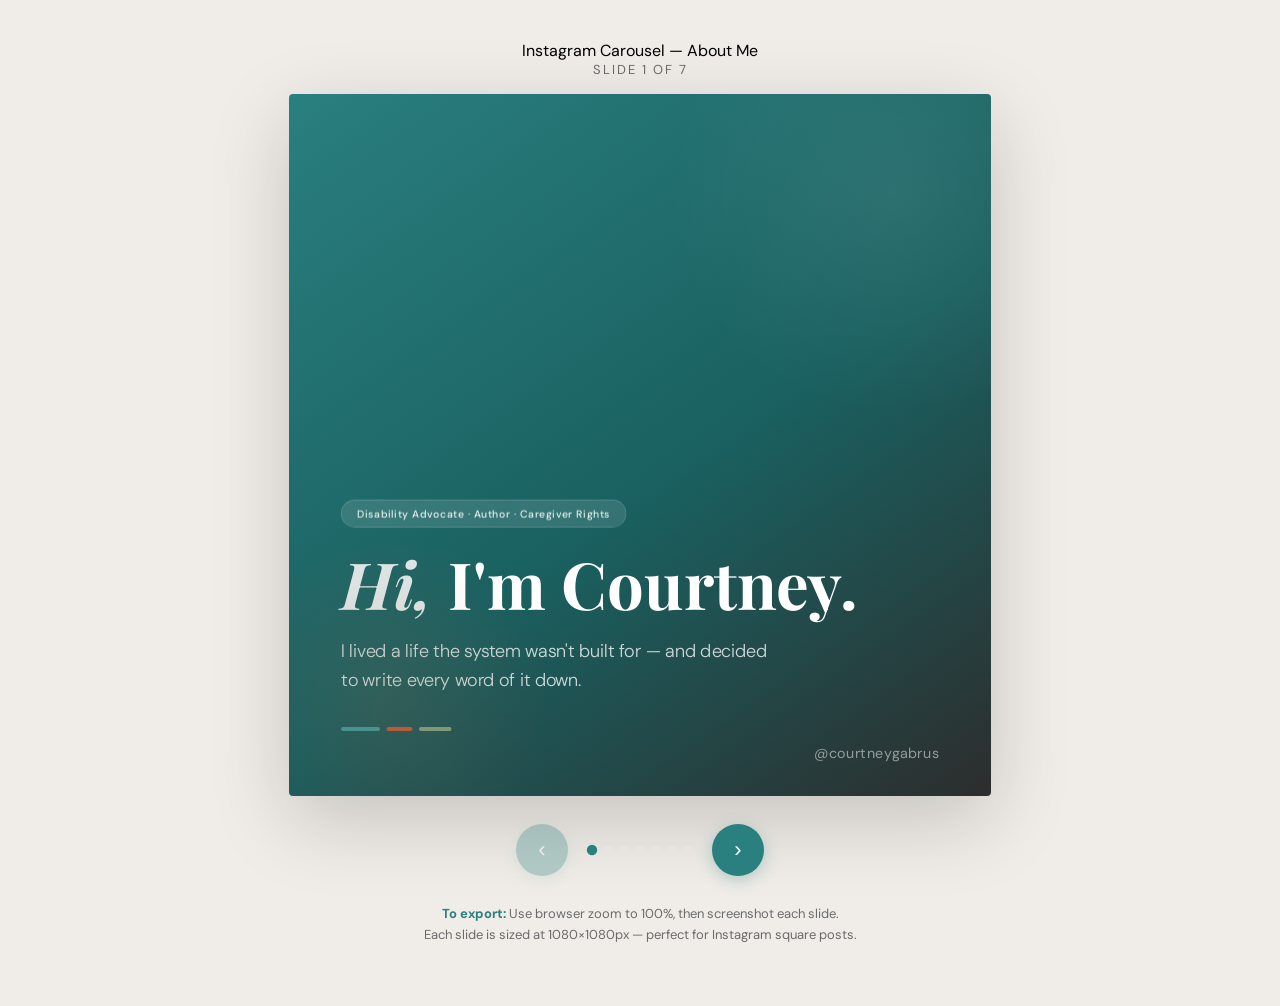
<file: instagram-carousel-about-me.html>
<!DOCTYPE html>
<html lang="en">
<head>
  <meta charset="UTF-8">
  <meta name="viewport" content="width=device-width, initial-scale=1.0">
  <title>Instagram Carousel — About Me</title>
  <link rel="preconnect" href="https://fonts.googleapis.com">
  <link rel="preconnect" href="https://fonts.gstatic.com" crossorigin>
  <link href="https://fonts.googleapis.com/css2?family=Playfair+Display:ital,wght@0,400;0,600;0,700;1,400;1,700&family=DM+Sans:wght@300;400;500;600&display=swap" rel="stylesheet">
  <style>
    :root {
      --teal: #2A7F7F;
      --teal-light: #3A9999;
      --teal-pale: #E8F5F5;
      --rust: #B85C38;
      --rust-pale: #FAF0EC;
      --sage: #7A9E7E;
      --sage-pale: #EFF6F0;
      --cream: #FDF8F3;
      --warm-white: #FFFCF9;
      --charcoal: #2D2D2D;
      --gray: #6B6B6B;
      --light-gray: #E8E4DF;
      --font-display: 'Playfair Display', serif;
      --font-body: 'DM Sans', sans-serif;
    }

    * { margin: 0; padding: 0; box-sizing: border-box; }

    body {
      background: #f0ede8;
      font-family: var(--font-body);
      min-height: 100vh;
      display: flex;
      flex-direction: column;
      align-items: center;
      padding: 40px 20px 60px;
    }

    h1.page-title {
      font-family: var(--font-display);
      font-size: 18px;
      color: var(--gray);
      font-weight: 400;
      margin-bottom: 24px;
      letter-spacing: 0.5px;
    }

    /* ─── Carousel shell ─── */
    .carousel-shell {
      display: flex;
      flex-direction: column;
      align-items: center;
      width: 100%;
      max-width: 780px;
    }

    .slide-counter {
      font-family: var(--font-body);
      font-size: 13px;
      color: var(--gray);
      letter-spacing: 2px;
      text-transform: uppercase;
      margin-bottom: 16px;
    }

    /* ─── Viewport ─── */
    .carousel-wrapper {
      width: 702px; /* 1080 * 0.65 */
      height: 702px;
      overflow: hidden;
      border-radius: 4px;
      box-shadow: 0 24px 80px rgba(0,0,0,0.18);
    }

    .slides-track {
      display: flex;
      width: calc(7 * 1080px);
      height: 1080px;
      transform: scale(0.65) translateX(0);
      transition: transform 0.45s cubic-bezier(0.4, 0, 0.2, 1);
      transform-origin: top left;
    }

    /* ─── Individual slide base ─── */
    .slide {
      width: 1080px;
      height: 1080px;
      flex-shrink: 0;
      position: relative;
      overflow: hidden;
      padding: 80px;
      display: flex;
      flex-direction: column;
      justify-content: center;
    }

    /* ─── Nav controls ─── */
    .nav-controls {
      display: flex;
      align-items: center;
      gap: 20px;
      margin-top: 28px;
    }

    .nav-btn {
      width: 52px;
      height: 52px;
      border-radius: 50%;
      background: var(--teal);
      color: white;
      border: none;
      cursor: pointer;
      font-size: 22px;
      display: flex;
      align-items: center;
      justify-content: center;
      transition: all 0.2s;
      box-shadow: 0 4px 16px rgba(42,127,127,0.3);
    }

    .nav-btn:hover:not(:disabled) {
      background: var(--teal-light);
      transform: translateY(-2px);
      box-shadow: 0 8px 24px rgba(42,127,127,0.4);
    }

    .nav-btn:disabled {
      opacity: 0.3;
      cursor: not-allowed;
      transform: none;
    }

    .dots {
      display: flex;
      gap: 8px;
      align-items: center;
    }

    .dot {
      width: 8px;
      height: 8px;
      border-radius: 50%;
      background: var(--light-gray);
      transition: all 0.2s;
      cursor: pointer;
    }

    .dot.active {
      background: var(--teal);
      transform: scale(1.3);
    }

    /* ─── Shared components ─── */
    .eyebrow {
      font-family: var(--font-body);
      font-size: 14px;
      font-weight: 600;
      letter-spacing: 3px;
      text-transform: uppercase;
      margin-bottom: 28px;
    }

    .badge-pill {
      display: inline-block;
      padding: 10px 24px;
      border-radius: 50px;
      font-family: var(--font-body);
      font-size: 15px;
      font-weight: 500;
      letter-spacing: 1px;
    }

    /* ════════════════════════════════════════
       SLIDE 1 — Cover / Hook
    ════════════════════════════════════════ */
    .slide-1 {
      background: linear-gradient(145deg, #2A7F7F 0%, #1a6060 55%, #2D2D2D 100%);
      justify-content: flex-end;
      padding-bottom: 100px;
    }

    .slide-1::before {
      content: '';
      position: absolute;
      top: -200px;
      right: -200px;
      width: 700px;
      height: 700px;
      border-radius: 50%;
      background: radial-gradient(circle, rgba(255,255,255,0.07) 0%, transparent 70%);
      pointer-events: none;
    }

    .slide-1::after {
      content: '';
      position: absolute;
      bottom: -100px;
      left: -100px;
      width: 500px;
      height: 500px;
      border-radius: 50%;
      background: radial-gradient(circle, rgba(184,92,56,0.15) 0%, transparent 70%);
      pointer-events: none;
    }

    .slide-1 .badge {
      background: rgba(255,255,255,0.12);
      backdrop-filter: blur(10px);
      border: 1px solid rgba(255,255,255,0.2);
      color: rgba(255,255,255,0.9);
      padding: 10px 24px;
      border-radius: 50px;
      font-family: var(--font-body);
      font-size: 16px;
      font-weight: 500;
      letter-spacing: 1px;
      display: inline-block;
      margin-bottom: 36px;
      width: fit-content;
    }

    .slide-1 h1 {
      font-family: var(--font-display);
      font-size: 100px;
      font-weight: 700;
      color: white;
      line-height: 1.0;
      margin-bottom: 32px;
    }

    .slide-1 h1 em {
      font-style: italic;
      color: rgba(255,255,255,0.85);
    }

    .slide-1 .subtitle {
      font-family: var(--font-body);
      font-size: 28px;
      font-weight: 300;
      color: rgba(255,255,255,0.78);
      line-height: 1.55;
      max-width: 680px;
      margin-bottom: 52px;
    }

    .slide-1 .color-swatches {
      display: flex;
      gap: 10px;
    }

    .slide-1 .swatch {
      height: 6px;
      border-radius: 3px;
    }

    .slide-1 .handle {
      position: absolute;
      bottom: 52px;
      right: 80px;
      font-family: var(--font-body);
      font-size: 22px;
      color: rgba(255,255,255,0.5);
      letter-spacing: 0.5px;
    }

    /* ════════════════════════════════════════
       SLIDE 2 — Origin Story
    ════════════════════════════════════════ */
    .slide-2 {
      background: var(--cream);
      justify-content: center;
    }

    .slide-2::before {
      content: '';
      position: absolute;
      top: 50%;
      right: -160px;
      transform: translateY(-50%);
      width: 640px;
      height: 640px;
      border-radius: 50%;
      border: 3px solid rgba(42,127,127,0.1);
      pointer-events: none;
    }

    .slide-2 .eyebrow { color: var(--rust); }

    .slide-2 h2 {
      font-family: var(--font-display);
      font-size: 74px;
      font-weight: 700;
      color: var(--charcoal);
      line-height: 1.1;
      margin-bottom: 32px;
      max-width: 700px;
    }

    .slide-2 .body-text {
      font-family: var(--font-body);
      font-size: 26px;
      font-weight: 400;
      color: var(--gray);
      line-height: 1.65;
      max-width: 680px;
      margin-bottom: 52px;
    }

    .slide-2 .quote-card {
      background: var(--teal-pale);
      border-radius: 20px;
      padding: 36px 44px;
      transform: rotate(-1.5deg);
      max-width: 700px;
      position: relative;
    }

    .slide-2 .quote-card::before {
      content: '\201C';
      font-family: var(--font-display);
      font-size: 90px;
      color: var(--teal);
      opacity: 0.25;
      position: absolute;
      top: -10px;
      left: 20px;
      line-height: 1;
    }

    .slide-2 .quote-card p {
      font-family: var(--font-display);
      font-style: italic;
      font-size: 26px;
      color: var(--teal);
      line-height: 1.55;
      padding-left: 12px;
    }

    /* ════════════════════════════════════════
       SLIDE 3 — The Fight
    ════════════════════════════════════════ */
    .slide-3 {
      background: var(--rust-pale);
      justify-content: center;
    }

    .slide-3::before {
      content: '';
      position: absolute;
      top: 0;
      bottom: 0;
      left: 80px;
      width: 6px;
      background: var(--rust);
      border-radius: 3px;
      height: 300px;
      top: 50%;
      transform: translateY(-50%);
    }

    .slide-3 .inner {
      padding-left: 52px;
    }

    .slide-3 .eyebrow { color: var(--rust); }

    .slide-3 h2 {
      font-family: var(--font-display);
      font-size: 66px;
      font-weight: 700;
      color: var(--charcoal);
      line-height: 1.1;
      margin-bottom: 32px;
      max-width: 820px;
    }

    .slide-3 .body-text {
      font-family: var(--font-body);
      font-size: 26px;
      font-weight: 400;
      color: var(--gray);
      line-height: 1.65;
      max-width: 780px;
      margin-bottom: 60px;
    }

    .slide-3 .stats-row {
      display: flex;
      gap: 48px;
    }

    .slide-3 .stat {
      display: flex;
      flex-direction: column;
      gap: 6px;
    }

    .slide-3 .stat-num {
      font-family: var(--font-display);
      font-size: 48px;
      font-weight: 700;
      color: var(--rust);
      line-height: 1;
    }

    .slide-3 .stat-label {
      font-family: var(--font-body);
      font-size: 15px;
      color: var(--gray);
      max-width: 160px;
      line-height: 1.4;
    }

    /* ════════════════════════════════════════
       SLIDE 4 — My Why
    ════════════════════════════════════════ */
    .slide-4 {
      background: white;
      justify-content: center;
    }

    .slide-4::before {
      content: '';
      position: absolute;
      top: -100px;
      right: -100px;
      width: 500px;
      height: 500px;
      border-radius: 50%;
      background: radial-gradient(circle, var(--teal-pale) 0%, transparent 70%);
    }

    .slide-4::after {
      content: '';
      position: absolute;
      bottom: -100px;
      left: -100px;
      width: 400px;
      height: 400px;
      border-radius: 50%;
      background: radial-gradient(circle, var(--sage-pale) 0%, transparent 70%);
    }

    .slide-4 .eyebrow { color: var(--teal); }

    .slide-4 h2 {
      font-family: var(--font-display);
      font-size: 72px;
      font-weight: 700;
      color: var(--charcoal);
      line-height: 1.1;
      margin-bottom: 40px;
      max-width: 780px;
      position: relative;
      z-index: 1;
    }

    .slide-4 .why-cards {
      display: flex;
      flex-direction: column;
      gap: 20px;
      position: relative;
      z-index: 1;
    }

    .slide-4 .why-card {
      background: rgba(255,255,255,0.85);
      backdrop-filter: blur(8px);
      border-radius: 18px;
      padding: 28px 36px;
      display: flex;
      align-items: flex-start;
      gap: 24px;
      box-shadow: 0 4px 20px rgba(0,0,0,0.06);
      border: 1px solid rgba(0,0,0,0.04);
    }

    .slide-4 .why-icon {
      width: 52px;
      height: 52px;
      border-radius: 14px;
      display: flex;
      align-items: center;
      justify-content: center;
      font-size: 26px;
      flex-shrink: 0;
    }

    .slide-4 .why-card .card-title {
      font-family: var(--font-display);
      font-size: 24px;
      font-weight: 700;
      color: var(--charcoal);
      margin-bottom: 6px;
    }

    .slide-4 .why-card .card-body {
      font-family: var(--font-body);
      font-size: 20px;
      color: var(--gray);
      line-height: 1.5;
    }

    /* ════════════════════════════════════════
       SLIDE 5 — The Memoir
    ════════════════════════════════════════ */
    .slide-5 {
      background: var(--charcoal);
      justify-content: center;
    }

    .slide-5::before {
      content: '';
      position: absolute;
      top: -200px;
      left: -200px;
      width: 600px;
      height: 600px;
      border-radius: 50%;
      background: radial-gradient(circle, rgba(42,127,127,0.1) 0%, transparent 70%);
    }

    .slide-5 .eyebrow { color: rgba(255,255,255,0.45); }

    .slide-5 h2 {
      font-family: var(--font-display);
      font-size: 78px;
      font-weight: 700;
      color: white;
      line-height: 1.05;
      margin-bottom: 32px;
      max-width: 560px;
    }

    .slide-5 .body-text {
      font-family: var(--font-body);
      font-size: 26px;
      font-weight: 300;
      color: rgba(255,255,255,0.7);
      line-height: 1.65;
      max-width: 560px;
      margin-bottom: 44px;
    }

    .slide-5 .coming-soon {
      background: var(--teal-pale);
      color: var(--teal);
      padding: 12px 28px;
      border-radius: 50px;
      font-family: var(--font-body);
      font-size: 16px;
      font-weight: 600;
      letter-spacing: 1px;
      display: inline-block;
    }

    /* CSS book */
    .slide-5 .book {
      position: absolute;
      right: 100px;
      top: 50%;
      transform: translateY(-50%) rotate(4deg);
      width: 300px;
      height: 400px;
      border-radius: 0 16px 16px 0;
      background: linear-gradient(135deg, var(--teal) 0%, #1a6060 40%, var(--rust) 100%);
      box-shadow:
        inset 10px 0 20px rgba(0,0,0,0.35),
        0 24px 60px rgba(0,0,0,0.5);
      display: flex;
      align-items: center;
      justify-content: center;
    }

    .slide-5 .book::before {
      content: '';
      position: absolute;
      left: 0;
      top: 0;
      bottom: 0;
      width: 24px;
      background: rgba(0,0,0,0.25);
      border-radius: 0 0 0 0;
    }

    .slide-5 .book-text {
      font-family: var(--font-display);
      font-size: 22px;
      font-weight: 700;
      color: rgba(255,255,255,0.85);
      text-align: center;
      padding: 20px 24px;
      line-height: 1.4;
      position: relative;
      z-index: 1;
    }

    .slide-5 .book-text em {
      display: block;
      font-style: italic;
      font-size: 18px;
      font-weight: 400;
      color: rgba(255,255,255,0.6);
      margin-top: 10px;
    }

    /* ════════════════════════════════════════
       SLIDE 6 — What This Account Is
    ════════════════════════════════════════ */
    .slide-6 {
      background: var(--sage-pale);
      justify-content: center;
    }

    /* dot constellation */
    .slide-6::before {
      content: '';
      position: absolute;
      inset: 0;
      background-image:
        radial-gradient(circle, var(--sage) 2px, transparent 2px);
      background-size: 52px 52px;
      opacity: 0.18;
      pointer-events: none;
    }

    .slide-6 .eyebrow { color: var(--sage); }

    .slide-6 h2 {
      font-family: var(--font-display);
      font-size: 68px;
      font-weight: 700;
      color: var(--charcoal);
      line-height: 1.1;
      margin-bottom: 48px;
      position: relative;
      z-index: 1;
    }

    .slide-6 .content-grid {
      display: grid;
      grid-template-columns: 1fr 1fr;
      gap: 20px;
      position: relative;
      z-index: 1;
    }

    .slide-6 .content-card {
      background: white;
      border-radius: 20px;
      padding: 28px 32px;
      box-shadow: 0 4px 24px rgba(0,0,0,0.07);
      display: flex;
      align-items: flex-start;
      gap: 18px;
    }

    .slide-6 .content-stripe {
      width: 6px;
      height: 100%;
      min-height: 60px;
      border-radius: 3px;
      flex-shrink: 0;
      align-self: stretch;
    }

    .slide-6 .content-info .card-title {
      font-family: var(--font-display);
      font-size: 22px;
      font-weight: 700;
      color: var(--charcoal);
      margin-bottom: 6px;
    }

    .slide-6 .content-info .card-body {
      font-family: var(--font-body);
      font-size: 18px;
      color: var(--gray);
      line-height: 1.5;
    }

    /* ════════════════════════════════════════
       SLIDE 7 — CTA
    ════════════════════════════════════════ */
    .slide-7 {
      background: linear-gradient(145deg, var(--teal) 0%, #1a6060 45%, var(--rust) 100%);
      justify-content: center;
      align-items: center;
      text-align: center;
    }

    .slide-7::before {
      content: '\201C';
      font-family: var(--font-display);
      font-size: 400px;
      color: white;
      opacity: 0.06;
      position: absolute;
      top: -60px;
      left: 40px;
      line-height: 1;
      pointer-events: none;
    }

    .slide-7 .eyebrow {
      color: rgba(255,255,255,0.55);
      margin-bottom: 24px;
    }

    .slide-7 h2 {
      font-family: var(--font-display);
      font-size: 80px;
      font-weight: 700;
      font-style: italic;
      color: white;
      line-height: 1.1;
      margin-bottom: 32px;
      position: relative;
      z-index: 1;
    }

    .slide-7 .body-text {
      font-family: var(--font-body);
      font-size: 26px;
      font-weight: 300;
      color: rgba(255,255,255,0.78);
      line-height: 1.65;
      max-width: 720px;
      margin: 0 auto 52px;
      position: relative;
      z-index: 1;
    }

    .slide-7 .cta-row {
      display: flex;
      gap: 20px;
      justify-content: center;
      position: relative;
      z-index: 1;
      margin-bottom: 52px;
    }

    .slide-7 .cta-primary {
      background: white;
      color: var(--teal);
      padding: 20px 44px;
      border-radius: 50px;
      font-family: var(--font-display);
      font-size: 22px;
      font-weight: 700;
      box-shadow: 0 8px 30px rgba(0,0,0,0.2);
    }

    .slide-7 .cta-secondary {
      background: transparent;
      color: white;
      border: 2px solid rgba(255,255,255,0.7);
      padding: 20px 44px;
      border-radius: 50px;
      font-family: var(--font-body);
      font-size: 22px;
      font-weight: 500;
    }

    .slide-7 .footer-line {
      font-family: var(--font-body);
      font-size: 16px;
      color: rgba(255,255,255,0.4);
      letter-spacing: 0.5px;
      position: relative;
      z-index: 1;
    }

    /* ─── Print hint ─── */
    .screenshot-tip {
      margin-top: 28px;
      font-family: var(--font-body);
      font-size: 13px;
      color: var(--gray);
      text-align: center;
      line-height: 1.6;
      max-width: 600px;
    }

    .screenshot-tip strong {
      color: var(--teal);
    }
  </style>
</head>
<body>

  <p class="page-title">Instagram Carousel — About Me</p>

  <div class="carousel-shell">
    <div class="slide-counter" id="counter">Slide 1 of 7</div>

    <div class="carousel-wrapper">
      <div class="slides-track" id="track">

        <!-- ══════════════════════════════════
             SLIDE 1 — Cover / Hook
        ══════════════════════════════════ -->
        <div class="slide slide-1">
          <div class="badge">Disability Advocate &middot; Author &middot; Caregiver Rights</div>
          <h1><em>Hi,</em> I'm Courtney.</h1>
          <p class="subtitle">I lived a life the system wasn't built for — and decided to write every word of it down.</p>
          <div class="color-swatches">
            <div class="swatch" style="width:60px; background:var(--teal-light);"></div>
            <div class="swatch" style="width:40px; background:var(--rust);"></div>
            <div class="swatch" style="width:50px; background:var(--sage);"></div>
          </div>
          <span class="handle">@courtneygabrus</span>
        </div>

        <!-- ══════════════════════════════════
             SLIDE 2 — Origin Story
        ══════════════════════════════════ -->
        <div class="slide slide-2">
          <p class="eyebrow">My Story</p>
          <h2>I grew up without representation.</h2>
          <p class="body-text">When you live with disability and never see yourself reflected — in media, in medicine, in the systems meant to support you — you learn to fight. Not because you want to. Because you have to.</p>
          <div class="quote-card">
            <p>I didn't see anyone who looked like my life. So I decided to become that person for someone else.</p>
          </div>
        </div>

        <!-- ══════════════════════════════════
             SLIDE 3 — The Fight
        ══════════════════════════════════ -->
        <div class="slide slide-3">
          <div class="inner">
            <p class="eyebrow">The Work</p>
            <h2>Years of fighting for the people who make care possible.</h2>
            <p class="body-text">Caregivers are the backbone of the disability community — underpaid, undervalued, and invisible to the systems that need them most. I spent years in the trenches advocating to change that.</p>
            <div class="stats-row">
              <div class="stat">
                <span class="stat-num">53M+</span>
                <span class="stat-label">Adults in the US who need care</span>
              </div>
              <div class="stat">
                <span class="stat-num">0</span>
                <span class="stat-label">Times caregivers are paid what they're worth</span>
              </div>
              <div class="stat">
                <span class="stat-num">Years</span>
                <span class="stat-label">Of advocacy before I picked up the pen</span>
              </div>
            </div>
          </div>
        </div>

        <!-- ══════════════════════════════════
             SLIDE 4 — My Why
        ══════════════════════════════════ -->
        <div class="slide slide-4">
          <p class="eyebrow">My Why</p>
          <h2>Care work changed my life — twice.</h2>
          <div class="why-cards">
            <div class="why-card">
              <div class="why-icon" style="background:var(--teal-pale);">&#129309;</div>
              <div>
                <p class="card-title">As someone who needed care</p>
                <p class="card-body">Growing up disabled taught me firsthand what it means to rely on others — and how broken the systems around that can be.</p>
              </div>
            </div>
            <div class="why-card">
              <div class="why-icon" style="background:var(--rust-pale);">&#9999;&#65039;</div>
              <div>
                <p class="card-title">As someone who fought back</p>
                <p class="card-body">I turned that experience into advocacy, community-building, and now — a memoir that puts it all on the page.</p>
              </div>
            </div>
            <div class="why-card">
              <div class="why-icon" style="background:var(--sage-pale);">&#128218;</div>
              <div>
                <p class="card-title">As someone who writes it down</p>
                <p class="card-body">Because our stories deserve to be told. Fully, honestly, without apology.</p>
              </div>
            </div>
          </div>
        </div>

        <!-- ══════════════════════════════════
             SLIDE 5 — The Memoir
        ══════════════════════════════════ -->
        <div class="slide slide-5">
          <p class="eyebrow">The Memoir</p>
          <h2>I wrote it all down.</h2>
          <p class="body-text">A raw, honest account of disability, caregiving, advocacy, and what happens when you decide to stop waiting for a system to change and start building the one you needed all along.</p>
          <span class="coming-soon">Coming Soon</span>
          <div class="book">
            <div class="book-text">
              Life Outside<br>the Lines
              <em>a memoir</em>
            </div>
          </div>
        </div>

        <!-- ══════════════════════════════════
             SLIDE 6 — What This Account Is
        ══════════════════════════════════ -->
        <div class="slide slide-6">
          <p class="eyebrow">This Account</p>
          <h2>What you'll find here.</h2>
          <div class="content-grid">
            <div class="content-card">
              <div class="content-stripe" style="background:var(--teal);"></div>
              <div class="content-info">
                <p class="card-title">Disability Advocacy</p>
                <p class="card-body">Real talk about rights, systems, and what needs to change.</p>
              </div>
            </div>
            <div class="content-card">
              <div class="content-stripe" style="background:var(--rust);"></div>
              <div class="content-info">
                <p class="card-title">Caregiver Stories</p>
                <p class="card-body">Honoring the people who show up for our community every day.</p>
              </div>
            </div>
            <div class="content-card">
              <div class="content-stripe" style="background:var(--sage);"></div>
              <div class="content-info">
                <p class="card-title">Memoir &amp; Writing Life</p>
                <p class="card-body">Behind-the-scenes of writing a book about a life like mine.</p>
              </div>
            </div>
            <div class="content-card">
              <div class="content-stripe" style="background:#C9A96E;"></div>
              <div class="content-info">
                <p class="card-title">Community &amp; Connection</p>
                <p class="card-body">A space for people who live outside the lines, too.</p>
              </div>
            </div>
          </div>
        </div>

        <!-- ══════════════════════════════════
             SLIDE 7 — CTA
        ══════════════════════════════════ -->
        <div class="slide slide-7">
          <p class="eyebrow">Come Along</p>
          <h2>"Come along for the ride."</h2>
          <p class="body-text">Follow for disability advocacy, caregiver stories, a memoir written from real life, and a community built for people who've always had to fight for their place in the world.</p>
          <div class="cta-row">
            <div class="cta-primary">Follow @courtneygabrus</div>
            <div class="cta-secondary">Link in Bio</div>
          </div>
          <p class="footer-line">Life Outside the Lines &mdash; @courtneygabrus</p>
        </div>

      </div><!-- /slides-track -->
    </div><!-- /carousel-wrapper -->

    <div class="nav-controls">
      <button class="nav-btn" id="prevBtn" onclick="navigate(-1)" disabled>&#8249;</button>
      <div class="dots" id="dots"></div>
      <button class="nav-btn" id="nextBtn" onclick="navigate(1)">&#8250;</button>
    </div>

  </div><!-- /carousel-shell -->

  <p class="screenshot-tip">
    <strong>To export:</strong> Use browser zoom to 100%, then screenshot each slide.<br>
    Each slide is sized at 1080&times;1080px — perfect for Instagram square posts.
  </p>

  <script>
    const TOTAL = 7;
    let current = 0;

    const track = document.getElementById('track');
    const counter = document.getElementById('counter');
    const dotsContainer = document.getElementById('dots');
    const prevBtn = document.getElementById('prevBtn');
    const nextBtn = document.getElementById('nextBtn');

    // Build dots
    for (let i = 0; i < TOTAL; i++) {
      const dot = document.createElement('div');
      dot.className = 'dot' + (i === 0 ? ' active' : '');
      dot.addEventListener('click', () => goTo(i));
      dotsContainer.appendChild(dot);
    }

    function goTo(n) {
      current = n;
      // 0.65 scale: visual shift is 1080 * 0.65 = 702px per slide
      // But since we scale the track itself, the translateX is in unscaled px
      track.style.transform = `scale(0.65) translateX(-${current * 1080}px)`;
      counter.textContent = `Slide ${current + 1} of ${TOTAL}`;
      document.querySelectorAll('.dot').forEach((d, i) => {
        d.classList.toggle('active', i === current);
      });
      prevBtn.disabled = current === 0;
      nextBtn.disabled = current === TOTAL - 1;
    }

    function navigate(dir) {
      const next = current + dir;
      if (next >= 0 && next < TOTAL) goTo(next);
    }

    // Keyboard navigation
    document.addEventListener('keydown', (e) => {
      if (e.key === 'ArrowRight' || e.key === 'ArrowDown') navigate(1);
      if (e.key === 'ArrowLeft' || e.key === 'ArrowUp') navigate(-1);
    });
  </script>
</body>
</html>
</file>
